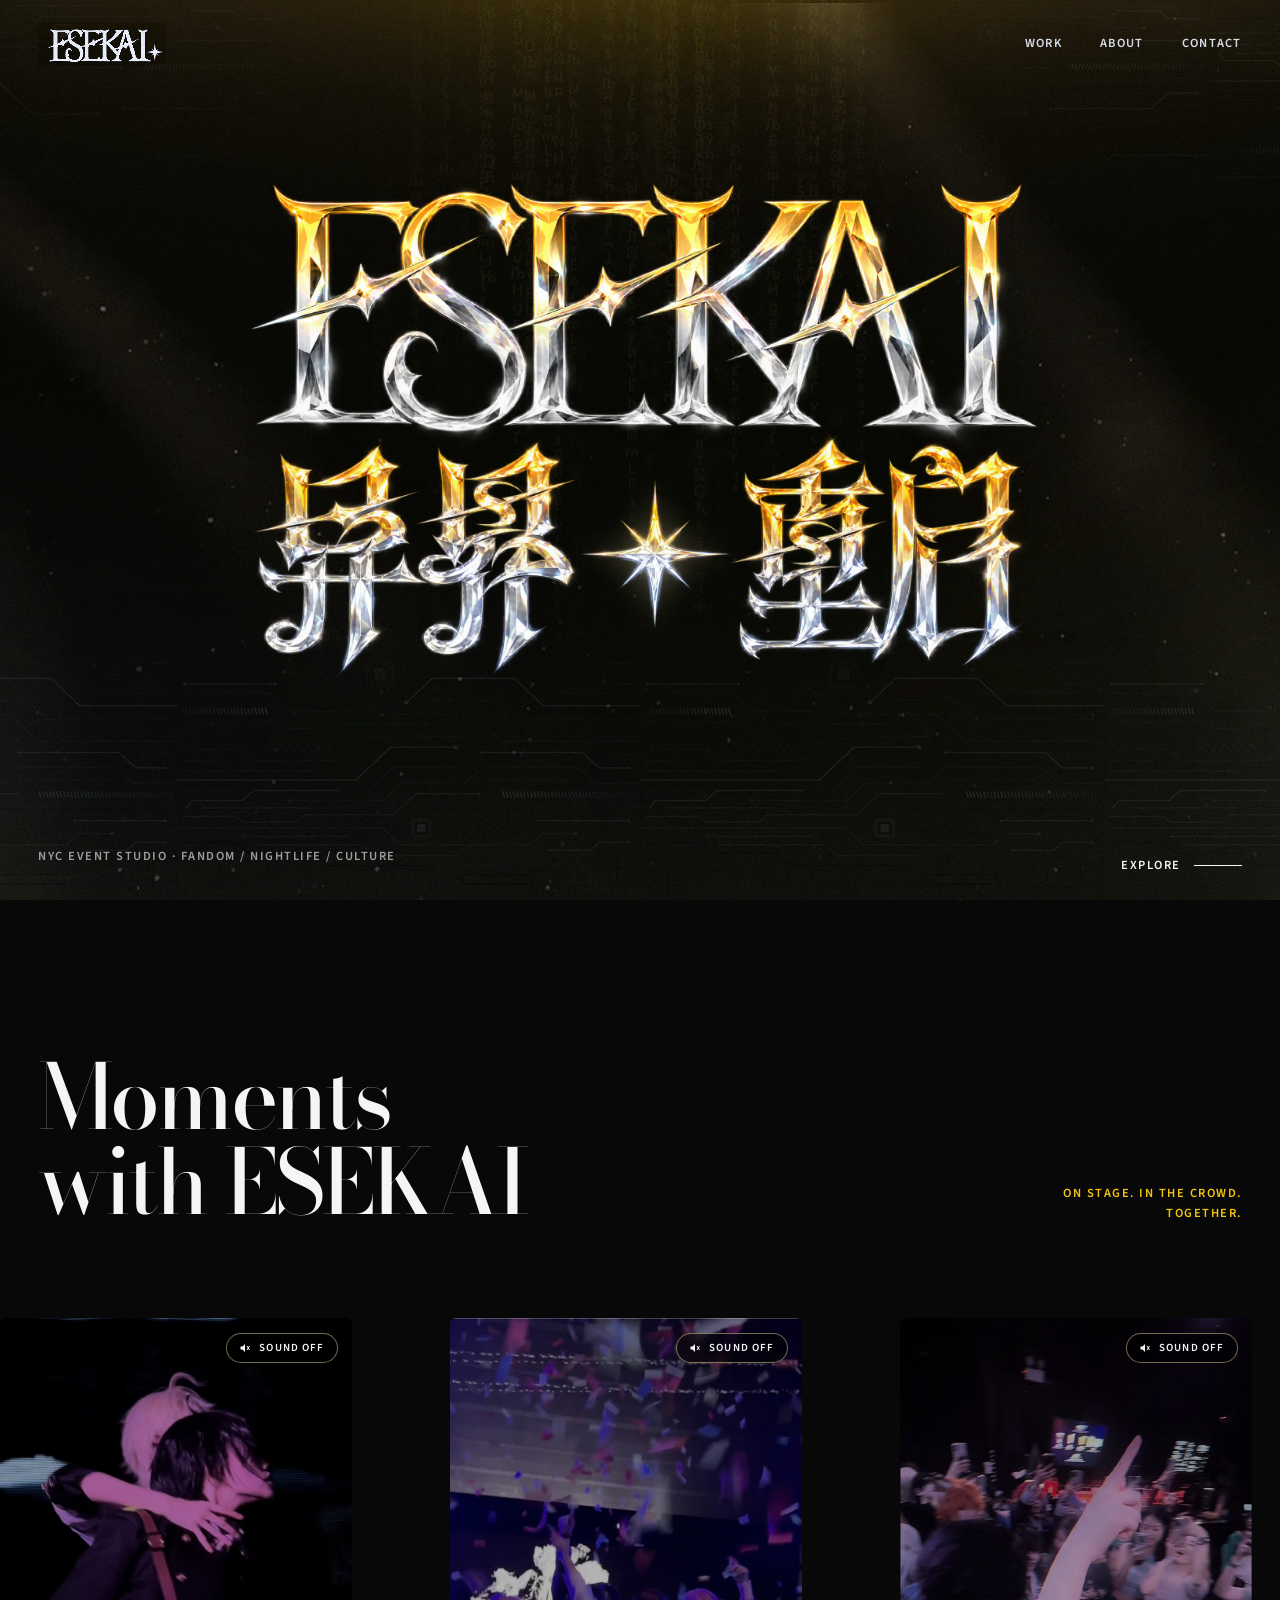
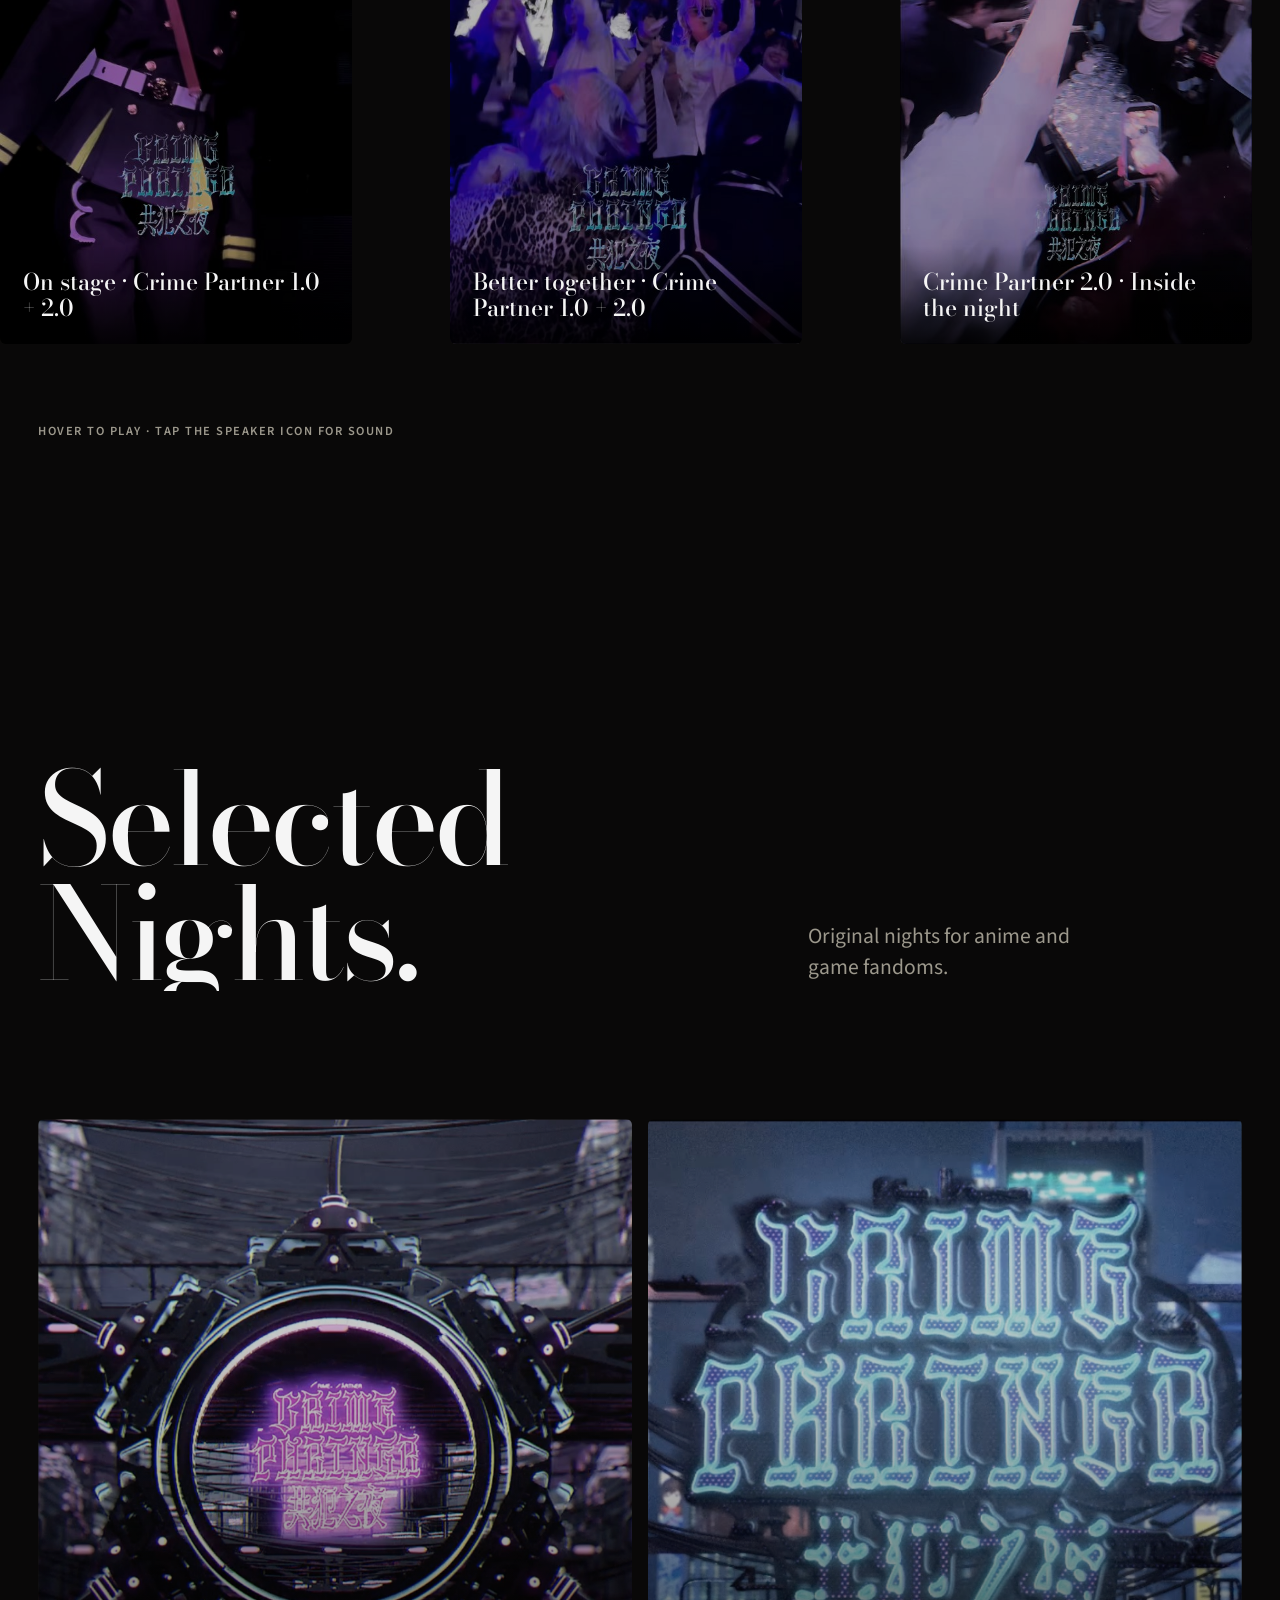
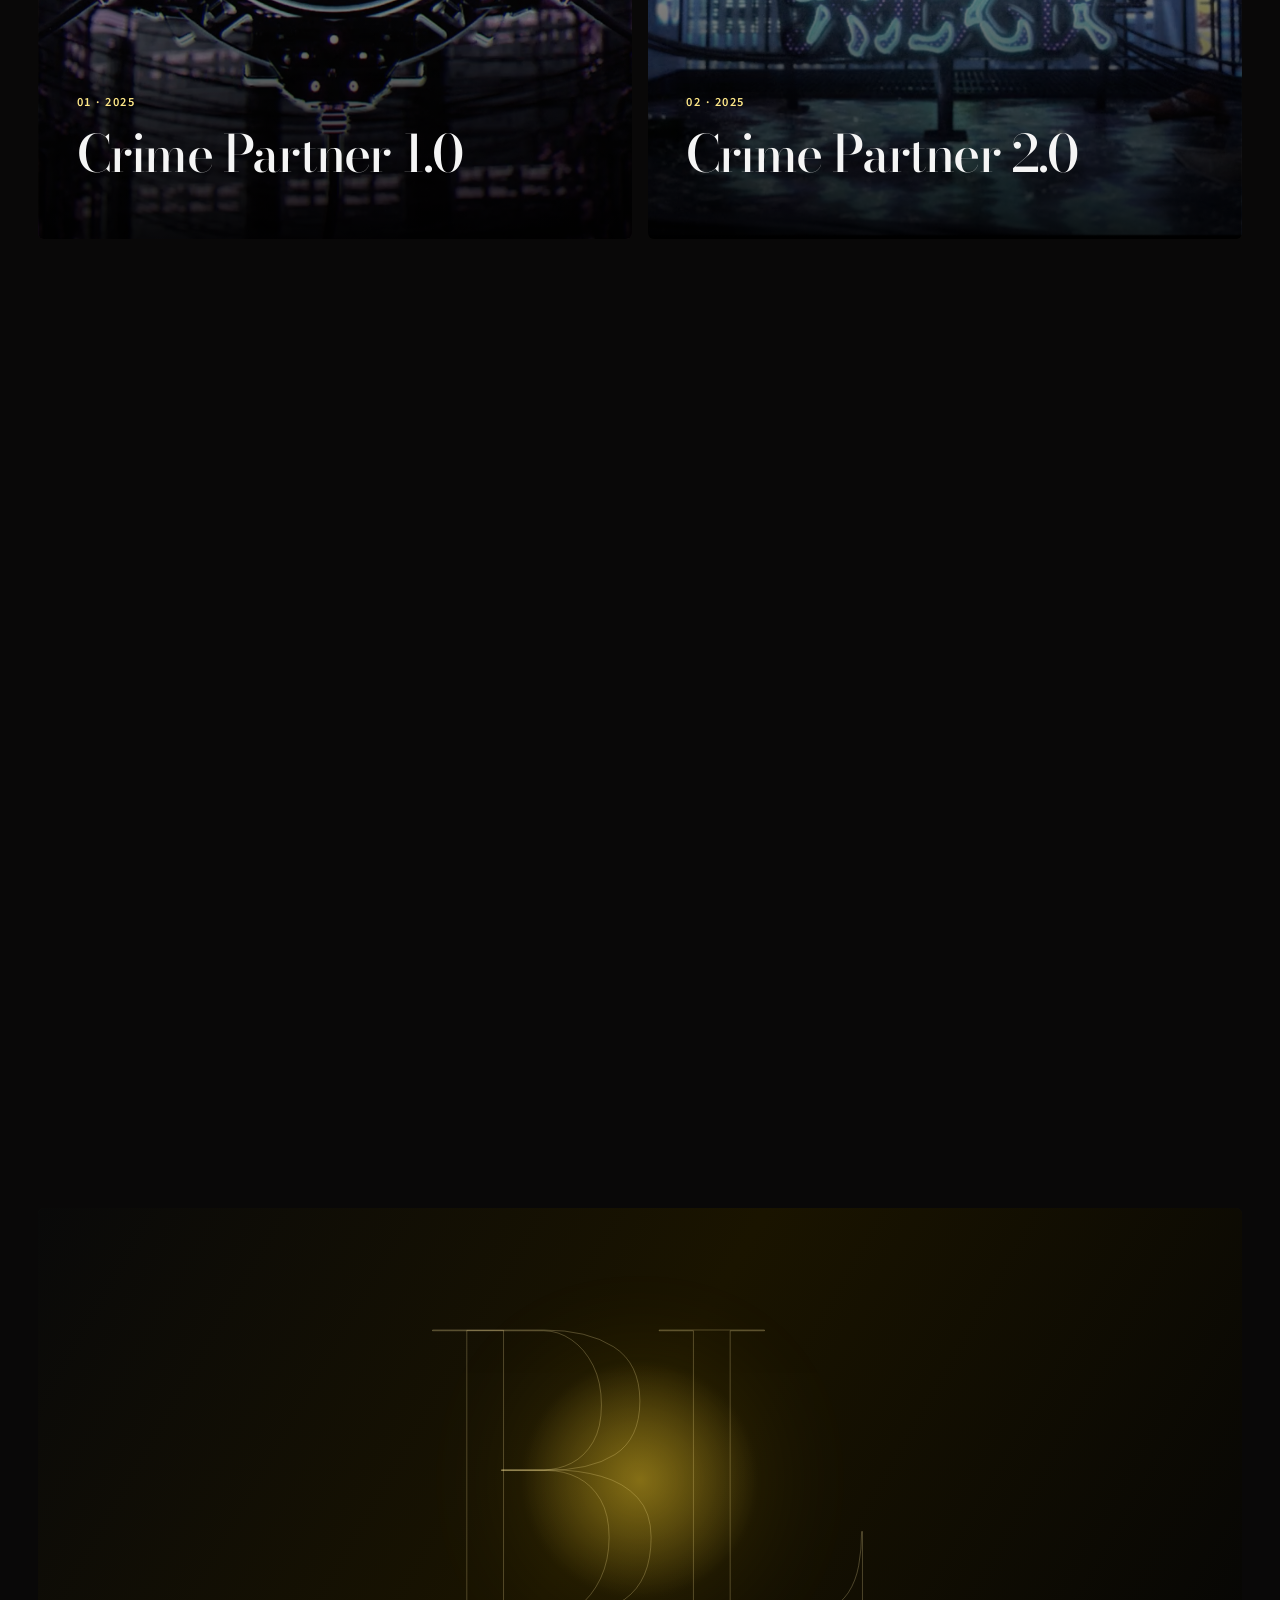
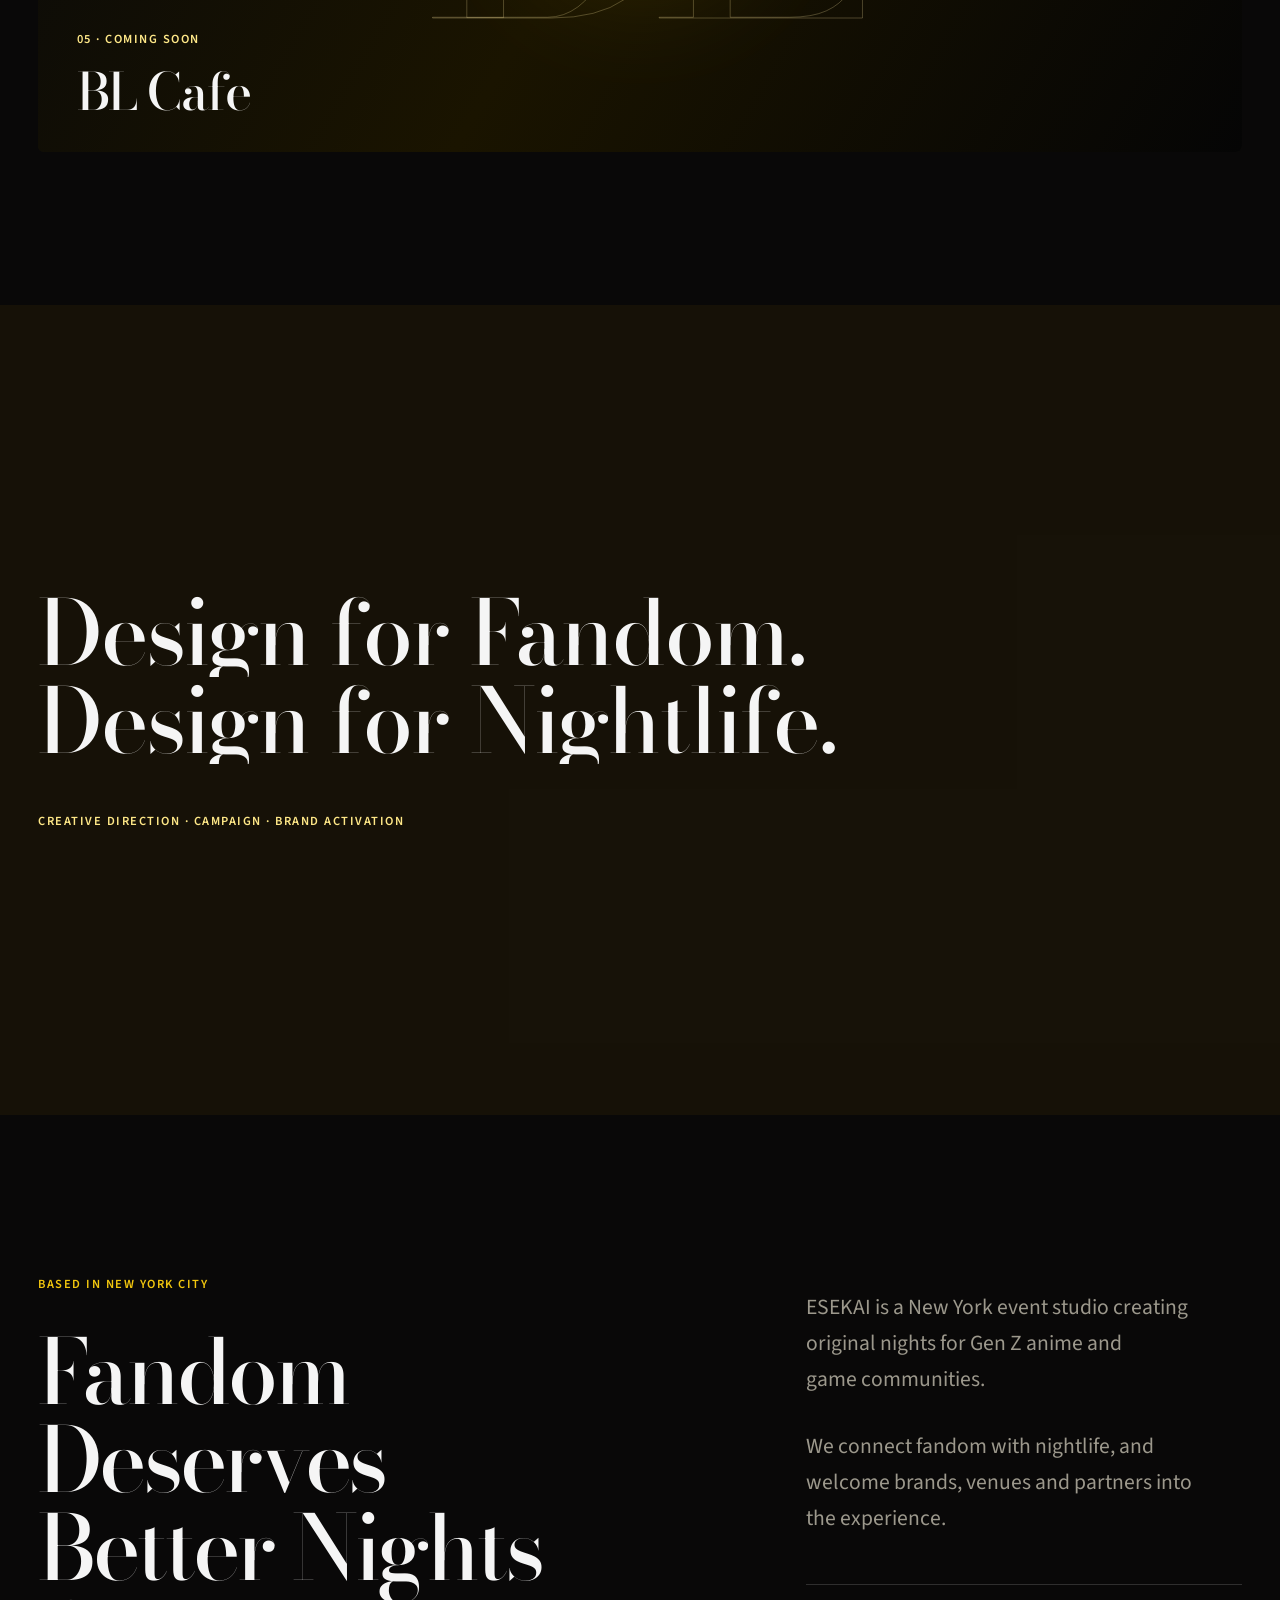
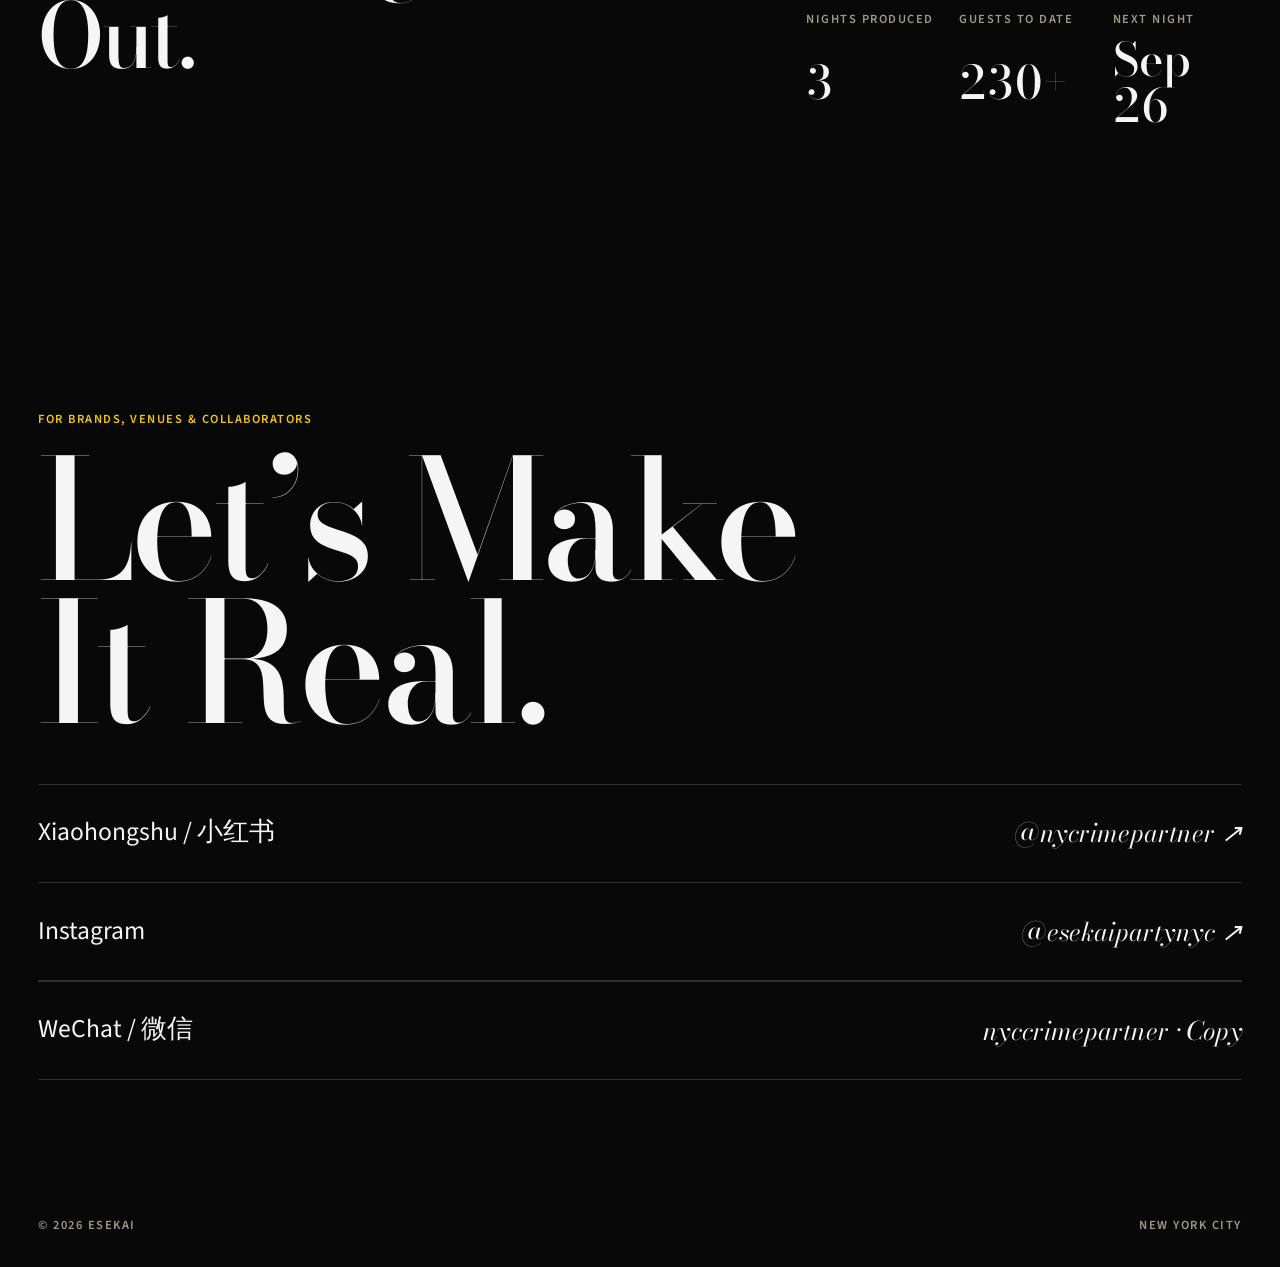
<file: index.html>
<!doctype html>
<html lang="en">
<head>
  <meta charset="utf-8">
  <meta name="viewport" content="width=device-width, initial-scale=1">
  <meta name="description" content="ESEKAI is a New York event studio creating nightlife for fandom communities and cultural partners.">
  <meta name="robots" content="noindex, nofollow">
  <title>ESEKAI — NYC Event Studio</title>
  <link rel="icon" href="assets/esekai-logo.png">
  <link rel="preconnect" href="https://fonts.googleapis.com">
  <link rel="preconnect" href="https://fonts.gstatic.com" crossorigin>
  <link rel="stylesheet" href="https://fonts.googleapis.com/css2?family=Bodoni+Moda:ital,opsz,wght@0,6..96,400..700;1,6..96,400..700&family=Source+Sans+3:wght@400;600&display=swap">
  <link rel="stylesheet" href="styles.css?v=20260920b">
  <link rel="stylesheet" href="content.css?v=20260920b">
  <link rel="stylesheet" href="cases.css?v=20260920b">
  <link rel="stylesheet" href="hero/hero.css?v=20260920b">
  <link rel="stylesheet" href="hero/site-background.css?v=20260920b">
</head>
<body>
  <a class="skip-link" href="#work">Skip to work</a>
  <div class="scene-transition" aria-hidden="true"><i>✦</i><span></span></div>
  <div class="cursor" aria-hidden="true"><span>VIEW</span></div>
  <header class="site-header">
    <a class="brand" href="#top" aria-label="ESEKAI home">
      <img src="assets/esekai-logo.png" alt="ESEKAI">
    </a>
    <nav aria-label="Main navigation">
      <a href="#work">Work</a>
      <a href="#about">About</a>
      <a href="#contact">Contact</a>
    </nav>
  </header>

  <main>
    <section class="hero hx-host" id="top" aria-labelledby="hero-title" data-hx="loading">
      <div class="hx" aria-hidden="true">
        <img class="hx-fallback" src="hero/assets/hero-fallback.webp" alt="">
        <div class="hx-stage">
          <img class="hx-bg" src="hero/assets/bg.webp" alt="" decoding="async">
          <img class="hx-prism" src="hero/assets/prism.webp" alt="" decoding="async">
          <div class="hx-fit">
            <div class="hx-logo">
              <div class="hx-shift">
                <img class="hx-en-ghost" src="hero/assets/en.webp" alt="" decoding="async">
                <img class="hx-cn-ghost" src="hero/assets/cn.webp" alt="" decoding="async">
                <img class="hx-en" src="hero/assets/en.webp" alt="" decoding="async">
                <img class="hx-cn" src="hero/assets/cn.webp" alt="" decoding="async">
                <img class="hx-star" src="hero/assets/star.webp" alt="" decoding="async">
                <img class="hx-en-glow" src="hero/assets/en-glow.webp" alt="" decoding="async">
                <img class="hx-cn-glow" src="hero/assets/cn-glow.webp" alt="" decoding="async">
              </div>
            </div>
          </div>
        </div>
      </div>
      <h1 id="hero-title" class="hx-title">ESEKAI 异界重启</h1>
      <p class="hero-line">NYC EVENT STUDIO · FANDOM / NIGHTLIFE / CULTURE</p>
      <a class="scroll-cue" href="#moments"><span>Explore</span><i></i></a>
    </section>

<section class="moments" id="moments" aria-labelledby="moments-title"><div class="moments-head reveal"><span>On stage. In the crowd. Together.</span><h2 id="moments-title">Moments<br>with ESEKAI</h2></div><div class="reel-rail" tabindex="0" aria-label="Event films; scroll horizontally for more"><figure class="film reveal" style="--i:0"><video loop playsinline tabindex="0" role="button" aria-pressed="false" preload="none" poster="assets/reel-stage.jpg" aria-label="On stage · Crime Partner 1.0 + 2.0"><source src="reels/舞台.web.mp4">Your browser cannot play this video. <a href="reels/舞台.web.mp4">Open video</a></video><figcaption>On stage · Crime Partner 1.0 + 2.0</figcaption></figure><figure class="film reveal" style="--i:1"><video loop playsinline tabindex="0" role="button" aria-pressed="false" preload="none" poster="assets/reel-together.jpg" aria-label="Better together · Crime Partner 1.0 + 2.0"><source src="reels/双人cut.web.mp4">Your browser cannot play this video. <a href="reels/双人cut.web.mp4">Open video</a></video><figcaption>Better together · Crime Partner 1.0 + 2.0</figcaption></figure><figure class="film reveal" style="--i:2"><video loop playsinline tabindex="0" role="button" aria-pressed="false" preload="none" poster="assets/reel-cp2.jpg" aria-label="Crime Partner 2.0 · Inside the night"><source src="reels/2.0 overview+game.web.mp4">Your browser cannot play this video. <a href="reels/2.0 overview+game.web.mp4">Open video</a></video><figcaption>Crime Partner 2.0 · Inside the night</figcaption></figure><figure class="film reveal" style="--i:3"><video loop playsinline tabindex="0" role="button" aria-pressed="false" preload="none" poster="assets/reel-game-night.jpg" aria-label="Respawn · Game night"><source src="reels/异界重启overview.web.mp4">Your browser cannot play this video. <a href="reels/异界重启overview.web.mp4">Open video</a></video><figcaption>Respawn · Game night</figcaption></figure><figure class="film reveal" style="--i:4"><video loop playsinline tabindex="0" role="button" aria-pressed="false" preload="none" poster="assets/reel-cp3.jpg" aria-label="Crime Partner 3.0 · Coming next"><source src="reels/3.0宣传.web.mp4">Your browser cannot play this video. <a href="reels/3.0宣传.web.mp4">Open video</a></video><figcaption>Crime Partner 3.0 · Coming next</figcaption></figure></div><p class="rail-note">Hover to play · Tap the speaker icon for sound</p></section>
    <section class="work" id="work" aria-labelledby="work-title">
      <div class="section-lead reveal reveal-title">
        <h1 id="work-title">Selected<br>Nights.</h1>
        <p>Original nights for anime and game fandoms.</p>
      </div>

      <div class="project-grid">
        <article class="project cover-project reveal reveal-project" style="--i:0" data-status="CASE STUDY">
          <a href="#case-cp1" data-case="cp1" aria-label="Open Crime Partner 1.0 case study">
            <figure><img src="1.0/cover定格.png" alt="Crime Partner 1.0 purple illuminated title in a futuristic city" loading="lazy"><video class="project-preview" src="1.0/cover.web.mp4" playsinline loop preload="none" aria-hidden="true"></video></figure>
            <div class="project-wash" aria-hidden="true"></div>
            <div class="project-copy">
              <span>01 · 2025</span>
              <h2>Crime Partner 1.0</h2>
              <p>CP culture. Cosplay. Valentine’s after dark.</p>
            </div>
          </a>
        </article>

        <article class="project cover-project reveal reveal-project" style="--i:1" data-status="CASE STUDY">
          <a href="#case-cp2" data-case="cp2" aria-label="Open Crime Partner 2.0 case study">
            <figure><img src="2.0/cover定格.png" alt="Crime Partner 2.0 blue illuminated title above a city rooftop" loading="lazy"><video class="project-preview" src="2.0/cover.web.mp4" playsinline loop preload="none" aria-hidden="true"></video></figure>
            <div class="project-wash" aria-hidden="true"></div>
            <div class="project-copy">
              <span>02 · 2025</span>
              <h2>Crime Partner 2.0</h2>
              <p>The format returns, rebuilt from audience feedback.</p>
            </div>
          </a>
        </article>

        <article class="project reveal reveal-project" style="--i:0" data-status="CASE STUDY">
          <a href="#case-respawn" data-case="respawn" aria-label="Open 异界重启 game night case study">
            <figure><img src="共犯x异界重启/合并logo海报.png" alt="异界重启 game night campaign poster" loading="lazy"></figure>
            <div class="project-wash" aria-hidden="true"></div>
            <div class="project-copy">
              <span>03 · 2026</span>
              <h2>Respawn<br><small>Game Night</small></h2>
              <p>Game fandom, with a Lunar New Year twist.</p>
            </div>
          </a>
        </article>

        <article class="project project-in-progress reveal reveal-project" style="--i:1" data-status="IN PROGRESS">
          <a href="#case-cp3" data-case="cp3" aria-label="Open Crime Partner 3.0 preview">
            <figure><img src="3.0/嘉宾/嘉宾集合.png" alt="Crime Partner 3.0 campaign guest lineup" loading="lazy"></figure>
            <div class="project-wash" aria-hidden="true"></div>
            <div class="project-copy">
              <span>04 · SEPTEMBER 26, 2026</span>
              <h2>Crime Partner 3.0</h2>
              <p>CP × Uniform. Anime × Games.</p>
            </div>
          </a>
        </article>

        <article class="project project-coming reveal" data-status="COMING SOON">
          <a href="#contact" aria-label="BL Cafe coming soon">
            <div class="coming-field" aria-hidden="true"><b>BL</b><i></i></div>
            <div class="project-copy">
              <span>05 · COMING SOON</span>
              <h2>BL Cafe</h2>
              <p>A new format. Details soon.</p>
            </div>
          </a>
        </article>
      </div>
    </section>

    

    <section class="statement" aria-label="ESEKAI positioning">
      <p class="reveal reveal-lines"><span class="line"><span>Design for Fandom.</span></span><span class="line"><span>Design for Nightlife.</span></span></p>
      <span class="reveal">Creative Direction · Campaign · Brand Activation</span>
    </section>

    <section class="about" id="about" aria-labelledby="about-title">
      <div class="about-heading reveal">
        <span>Based in New York City</span>
        <h2 id="about-title">Fandom Deserves<br>Better Nights Out.</h2>
      </div>
      <div class="about-body reveal">
        <p>ESEKAI is a New York event studio creating original nights for Gen Z anime and game communities.</p>
        <p>We connect fandom with nightlife, and welcome brands, venues and partners into the experience.</p>
        <dl class="stats"><div><dt>Nights produced</dt><dd>3</dd></div><div><dt>Guests to date</dt><dd>230+</dd></div><div><dt>Next night</dt><dd>Sep 26</dd></div></dl>
      </div>
    </section>

    <section class="contact" id="contact" aria-labelledby="contact-title">
      <span class="reveal">For brands, venues & collaborators</span>
      <h2 id="contact-title" class="reveal reveal-lines"><span class="line"><span>Let’s Make</span></span><span class="line"><span>It Real.</span></span></h2>
      <a class="contact-link reveal" href="https://xhslink.cn/o/AQ33cCl4J5U" target="_blank" rel="noopener noreferrer"><span>Xiaohongshu / 小红书</span><span>@nycrimepartner ↗</span></a>
      <a class="contact-link reveal" href="https://www.instagram.com/esekaipartynyc/" target="_blank" rel="noopener noreferrer"><span>Instagram</span><span>@esekaipartynyc ↗</span></a>
      <button class="contact-link wechat-copy reveal" type="button" aria-label="Copy WeChat ID nyccrimepartner"><span>WeChat / 微信</span><span>nyccrimepartner · Copy</span></button>
      <p id="contact-status" role="status" aria-live="polite"></p>
      <footer><span>© 2026 ESEKAI</span><span>NEW YORK CITY</span></footer>
    </section>
  </main>

  <dialog class="case-dialog" id="case-dialog" aria-labelledby="case-title">
    <button class="case-close" type="button" aria-label="Close case study"><span>Close</span><i></i></button>
    <div class="case-progress" aria-hidden="true"><i></i></div>
    <div class="case-content" id="case-content"></div>
  </dialog>

  <template id="case-cp1"><article class="portfolio-case"><header class="case-cover"><figure class="media phone-photo"><img src="1.0/1.0照片.jpg" alt="The crowd at Crime Partner 1.0" loading="lazy"></figure><div class="case-cover-copy"><p class="case-eyebrow">Long Island City, New York · February 15, 2025</p><h1 id="case-title" tabindex="-1">Crime Partner 1.0</h1></div></header><div class="case-body"><aside class="case-side"><dl class="facts"><div><dt>Date</dt><dd>February 15, 2025</dd></div><div><dt>Venue</dt><dd>00:00 · Long Island City</dd></div><div><dt>Event type</dt><dd>CP & anime nightlife</dd></div><div><dt>Tickets</dt><dd class="metric">110+</dd></div></dl><span class="original">An ESEKAI original</span></aside><div class="case-main"><p class="deck">A women-only Valentine’s night bringing CP culture, cosplay and anime fandom onto a New York dancefloor.</p><section class="prose-chapter"><h2>The Moment</h2><p>Shared characters. New connections. Guests joined performances, playful interactions and a dancefloor built around the fandoms they love.</p></section><section class="prose-chapter"><h2>The Challenge</h2><p>Keep a busy, high-energy club night feeling personal, even as the room filled beyond our expectations.</p></section><section class="prose-chapter"><h2>The Strategy</h2><p>We brought guest interactions, audience-led stages and social games together in an intimate setting, using lighting and programming to invite participation.</p></section><section class="prose-chapter"><h2>The Results</h2><p>110+ tickets. The first Crime Partner established a recurring series, with audience feedback shaping the next edition.</p></section><aside class="feedback"><h3>From the Room</h3><div class="feedback-pair"><blockquote class="attendee-quote"><p>“Loved it. I’d come again.”</p><cite>Community feedback</cite></blockquote><blockquote class="attendee-quote"><p>“Finally, something this good in New York.”</p><cite>Community feedback</cite></blockquote></div></aside></div></div><footer class="portfolio-end"><a href="#contact" data-case-contact>Partner with ESEKAI ↗</a><button type="button" data-next-case="cp2">Next: Crime Partner 2.0 →</button></footer></article></template>
<template id="case-cp2"><article class="portfolio-case"><header class="case-cover"><figure class="media "><img src="2.0/ad7d06958a6537ca89c1d70cc4443d2a.jpg" alt="Cosplayers at Crime Partner 2.0" loading="lazy"></figure><div class="case-cover-copy"><p class="case-eyebrow">Long Island City, New York · October 18, 2025</p><h1 id="case-title" tabindex="-1">Crime Partner 2.0</h1></div></header><div class="case-body"><aside class="case-side"><dl class="facts"><div><dt>Date</dt><dd>October 18, 2025</dd></div><div><dt>Venue</dt><dd>00:00 · Long Island City</dd></div><div><dt>Event type</dt><dd>CP & anime nightlife</dd></div><div><dt>Tickets</dt><dd class="metric">~120</dd></div></dl><span class="original">An ESEKAI original</span></aside><div class="case-main"><p class="deck">The CP nightlife series returns, keeping its intimate core and building on feedback from the first night.</p><section class="visual-chapter"><figure class="film"><video controls playsinline preload="none" poster="assets/reel-cp2.jpg" aria-label="Crime Partner 2.0 · Overview & games"><source src="reels/2.0 overview+game.web.mp4"><a href="reels/2.0 overview+game.web.mp4">Open video</a></video><figcaption>Crime Partner 2.0 · Overview & games</figcaption></figure><div class="chapter-copy"><h2>The Moment</h2><p>Guest-led interactions, community performances and shared dances brought the room together again.</p></div></section><section class="visual-chapter"><figure class="media "><img src="2.0/b07f73e5eaa818f10e9b38711291fe81.jpg" alt="Crime Partner 2.0 ceiling visuals" loading="lazy"></figure><div class="chapter-copy"><h2>The Challenge</h2><p>Keep a multi-part live program flowing in a loud club environment, with visuals and guest interactions landing at the right moments.</p></div></section><section class="prose-chapter"><h2>The Strategy</h2><p>We refined games and the guest experience through audience surveys, strengthened team communication, and closely coordinated live visual cues.</p></section><div class="photo-pair"><figure class="media portrait"><img src="2.0/875995b12f0d44ed6979599973f79e6f.jpg" alt="Costumed guests sharing an interaction" loading="lazy"></figure><figure class="media portrait"><img src="2.0/bf9c83d8a4396d73bbed0b0165b74dd2.jpg" alt="The dancefloor under blue lights" loading="lazy"></figure></div><section class="prose-chapter"><h2>The Results</h2><p>Around 120 tickets. A second edition that carried the series forward, and informed the next evolution of ESEKAI’s nightlife programming.</p><div class="editions" aria-label="Tickets by edition"><div><span>Crime Partner 1.0</span><i style="--v:.9"></i><b>110+</b></div><div><span>Crime Partner 2.0</span><i style="--v:1"></i><b>~120</b></div></div></section><aside class="feedback"><h3>From the Room</h3><div class="feedback-pair"><blockquote class="attendee-quote"><p>“Bring on 3.0.”</p><cite>Community feedback</cite></blockquote></div></aside></div></div><footer class="portfolio-end"><a href="#contact" data-case-contact>Partner with ESEKAI ↗</a><button type="button" data-next-case="respawn">Next: Respawn →</button></footer></article></template>
<template id="case-respawn"><article class="portfolio-case"><header class="case-cover"><figure class="film"><video controls playsinline preload="none" poster="assets/reel-game-night.jpg" aria-label="Respawn · Event overview"><source src="reels/异界重启overview.web.mp4"><a href="reels/异界重启overview.web.mp4">Open video</a></video><figcaption>Respawn · Event overview</figcaption></figure><div class="case-cover-copy"><p class="case-eyebrow">Long Island City, New York · February 21, 2026</p><h1 id="case-title" tabindex="-1">Respawn</h1></div></header><div class="case-body"><aside class="case-side"><dl class="facts"><div><dt>Date</dt><dd>February 21, 2026</dd></div><div><dt>Venue</dt><dd>00:00 · Long Island City</dd></div><div><dt>Event type</dt><dd>Game-themed nightlife</dd></div></dl><span class="original">An ESEKAI original</span></aside><div class="case-main"><p class="deck">A game-focused IP for players to step out of their screens and into a shared night of cosplay, performance and connection.</p><section class="visual-chapter"><figure class="media poster"><img src="共犯x异界重启/合并logo海报.png" alt="Respawn Lunar New Year poster" loading="lazy"></figure><div class="chapter-copy"><h2>The Moment</h2><p>Game characters met the dancefloor. Lunar New Year staging and community performances gave this edition its own festive identity.</p></div></section><section class="prose-chapter"><h2>The Challenge</h2><p>Move beyond a CP-led theme and create a night that speaks to players across different game fandoms.</p></section><section class="prose-chapter"><h2>The Strategy</h2><p>We built the programming around games and encouraged guests to arrive as their favourite game characters or NPCs, with a Lunar New Year twist.</p></section><section class="campaign"><h2>Inside the Campaign</h2><div class="photo-pair"><figure class="media poster"><img src="共犯x异界重启/game/gameA.png" alt="Game campaign artwork A" loading="lazy"></figure><figure class="media poster"><img src="共犯x异界重启/game/gameB.png" alt="Game campaign artwork B" loading="lazy"></figure></div><div class="photo-pair"><figure class="media poster"><img src="共犯x异界重启/stage performance.png" alt="Stage performance campaign artwork" loading="lazy"></figure><figure class="media poster"><img src="共犯x异界重启/npc合集.png" alt="NPC campaign lineup" loading="lazy"></figure></div></section><section class="prose-chapter"><h2>The Results</h2><p>The response to game-themed nightlife inspired us to bring Respawn into Crime Partner 3.0—connecting anime and game fandoms in the next chapter.</p></section></div></div><footer class="portfolio-end"><a href="#contact" data-case-contact>Partner with ESEKAI ↗</a><button type="button" data-next-case="cp3">Next: Crime Partner 3.0 →</button></footer></article></template>
<template id="case-cp3"><article class="portfolio-case"><header class="case-cover"><figure class="film"><video controls playsinline preload="none" poster="assets/reel-cp3.jpg" aria-label="Crime Partner 3.0 · Campaign preview"><source src="reels/3.0宣传.web.mp4"><a href="reels/3.0宣传.web.mp4">Open video</a></video><figcaption>Crime Partner 3.0 · Campaign preview</figcaption></figure><div class="case-cover-copy"><p class="case-eyebrow">Long Island City, New York · September 26, 2026</p><h1 id="case-title" tabindex="-1">Crime Partner 3.0</h1></div></header><div class="case-body"><aside class="case-side"><dl class="facts"><div><dt>Date</dt><dd>September 26, 2026 · Upcoming</dd></div><div><dt>Venue</dt><dd>00:00 · Long Island City</dd></div><div><dt>Event type</dt><dd>Upcoming event</dd></div></dl><span class="original">An ESEKAI original</span></aside><div class="case-main"><p class="deck">CP culture meets game fandom. Our next night brings the two IPs together with a uniform-inspired theme.</p><section class="prose-chapter"><h2>The Next Moment</h2><p>Come as a pair. Come as your favourite game character. The next chapter makes room for both.</p></section><section class="campaign"><h2>Meet the Guests</h2><figure class="media poster"><img src="3.0/嘉宾/嘉宾集合.png" alt="Crime Partner 3.0 guest lineup" loading="lazy"></figure><div class="photo-pair"><figure class="media poster"><img src="3.0/dj海绵.png" alt="Crime Partner 3.0 DJ poster" loading="lazy"></figure><figure class="media poster"><img src="3.0/票价.png" alt="Crime Partner 3.0 ticket poster" loading="lazy"></figure></div></section><section class="prose-chapter"><h2>Still to Come</h2><p>The full case study, event photography and audience response will follow after the night.</p><div class="editions" aria-label="Tickets by edition"><div><span>Crime Partner 1.0</span><i style="--v:.9"></i><b>110+</b></div><div><span>Crime Partner 2.0</span><i style="--v:1"></i><b>~120</b></div><div class="upcoming"><span>Crime Partner 3.0</span><i style="--v:0"></i><b>Sep 26</b></div></div></section></div></div><footer class="portfolio-end"><a href="#contact" data-case-contact>Partner with ESEKAI ↗</a><button type="button" data-next-case="cp1">Next: Crime Partner 1.0 →</button></footer></article></template>
<script src="script.js?v=20260920b"></script>
<script src="hero/hero.js?v=20260920b"></script></body></html>
</file>
<file: styles.css>
:root {
  --bg: oklch(0.055 0 0);
  --ink: oklch(0.97 0 0);
  --muted: oklch(0.68 0.018 95);
  --yellow: oklch(0.84 0.17 92);
  --yellow-hot: oklch(0.93 0.12 96);
  --line: color-mix(in oklch, var(--ink) 16%, transparent);
  --ease: cubic-bezier(.16,1,.3,1);
  --gutter: clamp(1.25rem, 3vw, 3rem);
}

* { box-sizing: border-box; }
html { scroll-behavior: smooth; background: var(--bg); }
body { margin: 0; color: var(--ink); background: var(--bg); font-family: "Arial Narrow", "Helvetica Neue", Arial, sans-serif; overflow-x: hidden; }
a { color: inherit; text-decoration: none; }
img { display: block; width: 100%; }
.skip-link { position: fixed; left: 1rem; top: -5rem; z-index: 100; background: var(--yellow); color: #080808; padding: .8rem 1rem; }
.skip-link:focus { top: 1rem; }

.site-header { position: fixed; inset: 0 0 auto; z-index: 50; height: 5.5rem; padding: 1.25rem var(--gutter); display: flex; justify-content: space-between; align-items: center; mix-blend-mode: difference; }
.brand { width: clamp(6.8rem, 10vw, 9rem); height: 3.25rem; display: grid; place-items: center; }
.brand img { width: 100%; height: 100%; object-fit: contain; filter: grayscale(1) brightness(4); }
nav { display: flex; gap: clamp(1.2rem, 3vw, 3rem); }
nav a { position: relative; font-size: .72rem; font-weight: 700; letter-spacing: .12em; text-transform: uppercase; padding: .8rem 0; }
nav a::after { content:""; position:absolute; left:0; right:0; bottom:.55rem; height:1px; background:currentColor; transform:scaleX(0); transform-origin:right; transition:transform .35s var(--ease); }
nav a:hover::after, nav a:focus-visible::after { transform:scaleX(1); transform-origin:left; }
a:focus-visible { outline: 2px solid var(--yellow); outline-offset: 5px; }

.hero { min-height: 100svh; position: relative; display: grid; place-items: center; overflow: hidden; isolation: isolate; background:radial-gradient(ellipse 78% 64% at 50% 48%,#1c1708 0%,#080806 52%,#000 100%); }
.hero-grid { position:absolute; inset:0; opacity:.2; background-image:linear-gradient(rgba(255,220,85,.09) 1px,transparent 1px),linear-gradient(90deg,rgba(255,220,85,.06) 1px,transparent 1px); background-size:7.5rem 7.5rem; mask-image:radial-gradient(ellipse at center,#000,transparent 76%); }
.logo-stage { width:100vw; height:100svh; position:relative; z-index:2; opacity:0; transform:scale(1.48); filter:blur(10px); animation:hero-in 1.35s .08s var(--ease) forwards; }
.hero-logo { width:100%; height:100%; object-fit:cover; }
.logo-glow, .logo-sheen { position: absolute; inset: 0; pointer-events: none; }
.logo-glow { filter:blur(34px) saturate(2); opacity:.32; mix-blend-mode:screen; transform:translate(calc(var(--mx,0) * 16px),calc(var(--my,0) * 10px)); transition:transform .7s var(--ease); }
.logo-sheen { opacity:.85; mix-blend-mode:screen; clip-path:polygon(calc(var(--shine,-25) * 1%) 0,calc((var(--shine,-25) + 8) * 1%) 0,calc((var(--shine,-25) - 7) * 1%) 100%,calc((var(--shine,-25) - 14) * 1%) 100%); filter:brightness(2.8) saturate(.7); transition:clip-path .14s linear; }
.ambient { position: absolute; border-radius: 50%; pointer-events: none; filter: blur(70px); mix-blend-mode: screen; }
.ambient-a { width: 42vw; height: 42vw; left: calc(var(--px, 50%) - 21vw); top: calc(var(--py, 38%) - 21vw); background: radial-gradient(circle, color-mix(in oklch, var(--yellow) 35%, transparent), transparent 65%); opacity: .38; transition: left .8s var(--ease), top .8s var(--ease); }
.ambient-b { width: 16rem; height: 16rem; left: 48%; top: -12rem; background: var(--yellow-hot); opacity: .16; }
.hero-line { position: absolute; left: var(--gutter); bottom: 2.1rem; z-index: 3; margin: 0; font-size: .66rem; font-weight: 700; letter-spacing: .15em; color: color-mix(in oklch, var(--ink) 62%, transparent); }
.scroll-cue { position: absolute; right: var(--gutter); bottom: 1.55rem; z-index: 3; display: flex; align-items: center; gap: .8rem; text-transform: uppercase; font-size: .65rem; letter-spacing: .16em; }
.scroll-cue i { display:block; width:3rem; height:1px; background:var(--ink); transform-origin:left; animation:pulse 1.8s infinite; }
@keyframes hero-in { to { opacity:1; transform:scale(1); filter:blur(0); } }
@keyframes pulse { 0%,100%{transform:scaleX(.35);opacity:.35} 50%{transform:scaleX(1);opacity:1} }
.scene-transition { position:fixed; inset:0; z-index:80; pointer-events:none; display:grid; place-items:center; overflow:hidden; visibility:hidden; }
.scene-transition span { position:absolute; inset:-20%; background:var(--yellow); transform:scaleY(0) rotate(-7deg); }
.scene-transition i { position:relative; z-index:2; color:#090803; font-style:normal; font-size:clamp(4rem,10vw,9rem); opacity:0; transform:scale(.25) rotate(-45deg); }
.scene-transition.is-entering { visibility:visible; }
.scene-transition.is-entering span { animation:scene-wipe .82s var(--ease) both; }
.scene-transition.is-entering i { animation:scene-star .72s .08s var(--ease) both; }
@keyframes scene-wipe { 0%{transform:scaleY(0) rotate(-7deg);transform-origin:bottom} 46%,58%{transform:scaleY(1) rotate(0);transform-origin:bottom} 100%{transform:scaleY(0) rotate(7deg);transform-origin:top} }
@keyframes scene-star { 0%{opacity:0;transform:scale(.25) rotate(-45deg)} 44%,62%{opacity:1;transform:scale(1) rotate(0)} 100%{opacity:0;transform:scale(1.5) rotate(35deg)} }

.work { padding: clamp(7rem, 12vw, 12rem) var(--gutter); background: var(--bg); position:relative; }
.section-lead { display:grid; grid-template-columns: minmax(0,1.25fr) minmax(14rem,.75fr); align-items:end; gap:3rem; margin-bottom:clamp(5rem,10vw,9rem); }
.section-lead h1 { margin:0; font-size:clamp(4.5rem,11vw,9rem); line-height:.8; letter-spacing:-.035em; text-transform:uppercase; }
.section-lead p { margin:0 0 .5rem; max-width:24ch; color:var(--muted); font-size:clamp(1rem,1.7vw,1.35rem); line-height:1.45; }
.project-grid { display:grid; grid-template-columns:repeat(2,minmax(0,1fr)); gap:clamp(.6rem,1.2vw,1.25rem); }
.project { min-height: min(64vw, 45rem); position:relative; overflow:hidden; background:#15130d; }
.project > a { position:absolute; inset:0; display:block; }
.project figure { position:absolute; inset:0; margin:0; overflow:hidden; }
.project figure img { height:100%; object-fit:cover; filter:saturate(.72) brightness(.76); transition:filter .55s var(--ease); }
.project-wash { position:absolute; inset:0; background:linear-gradient(180deg,transparent 25%,rgba(0,0,0,.15) 52%,rgba(0,0,0,.88) 100%); transition:background .5s var(--ease); }
.project-copy { position:absolute; inset:auto 0 0; padding:clamp(1.25rem,3vw,3rem); z-index:2; transform:translateY(3.2rem); transition:transform .55s var(--ease); }
.project-copy span { display:block; font-size:.65rem; letter-spacing:.16em; font-weight:700; color:var(--yellow-hot); margin-bottom:1.25rem; }
.project-copy h2 { margin:0; font-size:clamp(2.6rem,5.5vw,5.6rem); line-height:.84; letter-spacing:-.035em; text-transform:uppercase; }
.project-copy h2 small { font-size:.3em; letter-spacing:.02em; }
.project-copy p { margin:1.4rem 0 0; max-width:33ch; color:#f6f1df; opacity:0; transform:translateY(1rem); transition:opacity .4s .08s, transform .5s .08s var(--ease); }
.project::after { content:attr(data-status); position:absolute; right:1.1rem; top:1.1rem; z-index:3; font-size:.58rem; letter-spacing:.16em; padding:.55rem .7rem; color:#0b0902; background:var(--yellow); opacity:0; transform:translateY(-.5rem); transition:.35s var(--ease); }
.project:hover .project-copy, .project:focus-within .project-copy { transform:translateY(0); }
.project:hover .project-copy p, .project:focus-within .project-copy p { opacity:1; transform:translateY(0); }
.project:hover figure img, .project:focus-within figure img { filter:saturate(.35) brightness(.42) blur(3px); }
.project:hover::after, .project:focus-within::after { opacity:1; transform:translateY(0); }
.project:nth-child(3), .project:nth-child(4) { margin-top:clamp(3rem,8vw,8rem); }
.project-coming { grid-column:1 / -1; min-height:50rem; margin-top:clamp(6rem,12vw,12rem); }
.coming-field { position:absolute; inset:0; display:grid; place-items:center; overflow:hidden; background:radial-gradient(circle at var(--cx,50%) var(--cy,50%),rgba(255,215,58,.4),transparent 18%), linear-gradient(120deg,#090909,#1a1400 48%,#050505); }
.coming-field b { font-size:clamp(14rem,36vw,38rem); line-height:.7; letter-spacing:-.08em; color:transparent; -webkit-text-stroke:1px rgba(255,235,165,.25); }
.coming-field i { position:absolute; width:12rem; height:12rem; border-radius:50%; background:var(--yellow); filter:blur(65px); opacity:.18; left:calc(var(--cx,50%) - 6rem); top:calc(var(--cy,50%) - 6rem); }

.moments { padding:clamp(8rem,14vw,14rem) 0; background:#0d0d0d; overflow:hidden; }
.moments-head { padding:0 var(--gutter); display:grid; grid-template-columns:.65fr 1.35fr; align-items:end; gap:2rem; margin-bottom:clamp(3rem,7vw,6rem); }
.moments-head > span { font-size:.66rem; letter-spacing:.15em; text-transform:uppercase; color:var(--yellow); max-width:15rem; line-height:1.5; }
.moments h2 { margin:0; font-size:clamp(4rem,9vw,9rem); line-height:.8; letter-spacing:-.035em; text-transform:uppercase; }
.reel-rail { display:flex; gap:clamp(.75rem,1.4vw,1.4rem); overflow-x:auto; overscroll-behavior-inline:contain; scroll-snap-type:x mandatory; scrollbar-width:none; padding:0 var(--gutter) 2rem; cursor:grab; }
.reel-rail::-webkit-scrollbar { display:none; }
.reel-rail.is-dragging { cursor:grabbing; scroll-snap-type:none; }
.reel-card { flex:0 0 min(30rem,72vw); aspect-ratio:9/16; max-height:75svh; position:relative; overflow:hidden; scroll-snap-align:center; background:#18130a; outline:none; }
.reel-card img { width:100%; height:100%; object-fit:cover; filter:saturate(.75) brightness(.7); transition:filter .5s var(--ease); }
.reel-shade { position:absolute; inset:0; background:linear-gradient(180deg,rgba(0,0,0,.08),rgba(0,0,0,.02) 45%,rgba(0,0,0,.9)); transition:background .45s; }
.reel-card::before { content:""; position:absolute; z-index:3; left:50%; top:50%; width:4.2rem; height:4.2rem; border-radius:50%; border:1px solid rgba(255,236,169,.8); transform:translate(-50%,-50%) scale(.8); opacity:0; transition:.4s var(--ease); }
.reel-card::after { content:"PLAY"; position:absolute; z-index:3; left:50%; top:50%; transform:translate(-50%,-50%); font-size:.58rem; font-weight:800; letter-spacing:.14em; opacity:0; transition:.3s; }
.reel-copy { position:absolute; z-index:2; left:0; right:0; bottom:0; padding:1.6rem; display:grid; gap:.55rem; }
.reel-copy span,.reel-copy small { font-size:.58rem; letter-spacing:.15em; color:var(--yellow-hot); }
.reel-copy b { font-size:clamp(1.5rem,3vw,2.4rem); text-transform:uppercase; }
.reel-card:hover img,.reel-card:focus-visible img { filter:saturate(.4) brightness(.45) blur(2px); }
.reel-card:hover::before,.reel-card:hover::after,.reel-card:focus-visible::before,.reel-card:focus-visible::after { opacity:1; }
.reel-card:hover::before,.reel-card:focus-visible::before { transform:translate(-50%,-50%) scale(1); }
.rail-note { padding:1rem var(--gutter) 0; display:flex; align-items:center; gap:1rem; color:var(--muted); font-size:.65rem; letter-spacing:.12em; text-transform:uppercase; }
.brand-star { display:grid; place-items:center; width:2.25rem; height:2.25rem; color:var(--yellow-hot); font-size:1.5rem; font-style:normal; filter:drop-shadow(0 0 10px rgba(255,215,58,.7)); animation:star-turn 8s linear infinite; }
@keyframes star-turn { to { transform:rotate(360deg); } }

.statement { min-height:90svh; padding:10vw var(--gutter); display:flex; flex-direction:column; justify-content:center; gap:3rem; background:var(--yellow); color:#0a0904; }
.statement p { margin:0; max-width:15ch; font-size:clamp(3.8rem,8vw,8rem); line-height:.9; letter-spacing:-.035em; font-weight:800; }
.statement span { font-size:.72rem; letter-spacing:.12em; text-transform:uppercase; }
.about { padding:clamp(7rem,12vw,13rem) var(--gutter); display:grid; grid-template-columns:1.3fr .7fr; gap:clamp(3rem,9vw,10rem); }
.about-heading span { color:var(--yellow); text-transform:uppercase; font-size:.65rem; letter-spacing:.16em; }
.about h2 { margin:2rem 0 0; font-size:clamp(3.2rem,7vw,7rem); line-height:.9; letter-spacing:-.035em; text-transform:uppercase; }
.about-body { align-self:end; font-size:clamp(1rem,1.5vw,1.25rem); line-height:1.65; color:var(--muted); max-width:34rem; }
.about-body p + p { margin-top:2rem; }
.contact { min-height:100svh; padding:8rem var(--gutter) 2rem; display:flex; flex-direction:column; justify-content:flex-end; background:#111; }
.contact > span { text-transform:uppercase; font-size:.7rem; letter-spacing:.16em; color:var(--yellow); }
.contact h2 { margin:1.5rem 0 3rem; font-size:clamp(5rem,16vw,15rem); line-height:.72; letter-spacing:-.04em; }
.contact-link { width:100%; border-top:1px solid var(--line); border-bottom:1px solid var(--line); padding:2rem 0; font-size:clamp(1.2rem,2.4vw,2.2rem); display:flex; justify-content:space-between; transition:color .25s,padding .4s var(--ease); }
.contact-link:hover { color:var(--yellow); padding-left:1rem; padding-right:1rem; }
footer { display:flex; justify-content:space-between; margin-top:5rem; font-size:.6rem; letter-spacing:.15em; color:var(--muted); }

body.case-open { overflow:hidden; }
.case-dialog { width:100%; max-width:none; height:100%; max-height:none; margin:0; padding:0; border:0; color:var(--ink); background:var(--bg); overflow-y:auto; overscroll-behavior:contain; }
.case-dialog::backdrop { background:#000; }
.case-close { position:fixed; z-index:70; top:1.35rem; right:var(--gutter); width:4.6rem; height:4.6rem; border:0; border-radius:50%; background:var(--yellow); color:#080701; display:grid; place-items:center; cursor:pointer; font:700 .62rem/1 Arial,sans-serif; letter-spacing:.08em; text-transform:uppercase; transition:transform .35s var(--ease),background .25s; }
.case-close:hover { transform:rotate(8deg) scale(1.06); background:var(--yellow-hot); }
.case-close i { display:none; }
.case-progress { position:fixed; z-index:69; inset:0 0 auto; height:3px; background:rgba(255,255,255,.1); }
.case-progress i { display:block; width:100%; height:100%; background:var(--yellow); transform:scaleX(var(--case-progress,0)); transform-origin:left; }
.case { --case-accent:var(--yellow); background:#070706; }
.case[data-accent="amber"] { --case-accent:#ff9f1c; }
.case[data-accent="electric"] { --case-accent:#e6ff38; }
.case-hero { position:relative; min-height:100svh; overflow:hidden; display:flex; align-items:flex-end; }
.case-hero > img { position:absolute; inset:0; width:100%; height:100%; object-fit:cover; filter:saturate(.82) brightness(.72); }
.case-hero-shade { position:absolute; inset:0; background:linear-gradient(180deg,rgba(0,0,0,.1),rgba(0,0,0,.12) 40%,rgba(0,0,0,.94)); }
.case-hero-copy { position:relative; z-index:2; width:100%; padding:clamp(7rem,12vw,11rem) var(--gutter) clamp(3rem,6vw,6rem); }
.case-hero-copy p { margin:0 0 1.25rem; color:var(--case-accent); font-size:.7rem; font-weight:800; letter-spacing:.14em; text-transform:uppercase; }
.case-hero-copy h1 { margin:0; max-width:11ch; font-size:clamp(4rem,10vw,6rem); line-height:.78; letter-spacing:-.04em; text-transform:uppercase; text-wrap:balance; }
.case-hero-copy h1 em { font-style:normal; font-size:.42em; letter-spacing:.02em; }
.case-hero-copy > span { display:block; margin-top:2rem; max-width:35ch; font-size:clamp(1rem,1.7vw,1.45rem); line-height:1.45; }
.case-dialog[open] .case-hero > img { animation:case-image-enter 1.15s var(--ease) both; }
.case-dialog[open] .case-hero-shade { animation:case-shade-enter .9s var(--ease) both; }
.case-dialog[open] .case-hero-copy > * { animation:case-copy-enter .85s var(--ease) both; }
.case-dialog[open] .case-hero-copy h1 { animation-delay:.09s; }
.case-dialog[open] .case-hero-copy > span { animation-delay:.18s; }
@keyframes case-image-enter { from{transform:scale(1.13);filter:saturate(.2) brightness(.35) blur(10px)} to{transform:scale(1);filter:saturate(.82) brightness(.72) blur(0)} }
@keyframes case-shade-enter { from{opacity:0} to{opacity:1} }
@keyframes case-copy-enter { from{opacity:0;transform:translateY(115%);clip-path:inset(0 0 100%)} to{opacity:1;transform:none;clip-path:inset(0)} }
.case-intro { min-height:78svh; padding:clamp(7rem,13vw,14rem) var(--gutter); display:grid; grid-template-columns:1.3fr .7fr; gap:clamp(3rem,9vw,10rem); align-items:end; background:var(--case-accent); color:#080701; }
.case-intro h2 { margin:0; max-width:15ch; font-size:clamp(3rem,6vw,6rem); line-height:.92; letter-spacing:-.035em; text-wrap:balance; }
.case-intro p { margin:0; max-width:40rem; font-size:clamp(1.05rem,1.6vw,1.35rem); line-height:1.65; text-wrap:pretty; }
.case-snapshot { margin:0; padding:3rem var(--gutter); display:grid; grid-template-columns:repeat(4,1fr); border-bottom:1px solid var(--line); }
.case-snapshot div { padding:0 clamp(1rem,2vw,2rem); border-right:1px solid var(--line); }
.case-snapshot div:first-child { padding-left:0; }
.case-snapshot div:last-child { border:0; }
.case-snapshot dt { color:var(--case-accent); font-size:.62rem; font-weight:800; letter-spacing:.14em; text-transform:uppercase; }
.case-snapshot dd { margin:1rem 0 0; font-size:clamp(1rem,1.4vw,1.25rem); line-height:1.4; }
.case-chapter { padding:clamp(7rem,13vw,13rem) var(--gutter); }
.case-chapter.split { display:grid; grid-template-columns:.7fr 1.3fr; gap:clamp(3rem,10vw,12rem); }
.case-chapter h2,.case-scope h2 { margin:0; font-size:clamp(2.8rem,5.5vw,5.5rem); line-height:.9; letter-spacing:-.035em; text-wrap:balance; }
.case-chapter p { max-width:49rem; margin:0; color:#d3d0c5; font-size:clamp(1.05rem,1.45vw,1.3rem); line-height:1.7; text-wrap:pretty; }
.case-chapter p + p { margin-top:1.5rem; }
.case-chapter blockquote { margin:4rem 0 0; color:var(--case-accent); font-size:clamp(2rem,4vw,4.4rem); line-height:1; font-weight:800; letter-spacing:-.03em; }
.case-chapter blockquote small { display:block; margin-top:1.25rem; color:var(--muted); font-size:.65rem; letter-spacing:.1em; text-transform:uppercase; }
.case-image-band { height:min(82svh,60rem); overflow:hidden; margin:0 var(--gutter); }
.case-image-band img { width:100%; height:100%; object-fit:cover; filter:saturate(.78); }
.case-image-band.image-right { margin-left:18vw; }
.case-flow,.campaign-sequence { margin-top:5rem; display:flex; flex-wrap:wrap; border-top:1px solid var(--line); }
.case-flow span,.campaign-sequence b { flex:1 1 28%; min-width:15rem; padding:2rem 2rem 2rem 0; border-bottom:1px solid var(--line); color:#f7f3e8; font-size:clamp(1.15rem,2vw,1.8rem); line-height:1.15; }
.case-flow span::before { content:"✦"; color:var(--case-accent); margin-right:.75rem; }
.campaign-sequence { counter-reset:campaign; }
.campaign-sequence b { counter-increment:campaign; font-weight:700; }
.campaign-sequence b::before { content:counter(campaign,decimal-leading-zero); display:block; margin-bottom:2rem; color:var(--case-accent); font-size:.62rem; letter-spacing:.12em; }
.case-note { margin-top:3rem!important; color:var(--muted)!important; max-width:42rem!important; }
.case-scope { padding:clamp(6rem,10vw,10rem) var(--gutter); background:#15130d; }
.case-scope h2 { color:var(--case-accent); }
.case-scope p { margin:3rem 0 0; max-width:55rem; font-size:clamp(1.3rem,2.4vw,2.2rem); line-height:1.55; }
.case-end { margin:0; padding:clamp(7rem,12vw,12rem) var(--gutter) 3rem; min-height:72svh; display:flex; flex-direction:column; align-items:flex-start; justify-content:flex-end; color:var(--ink); background:#050505; }
.case-end p { margin:0 0 3rem; max-width:15ch; font-size:clamp(3.2rem,7vw,6rem); line-height:.9; font-weight:800; letter-spacing:-.035em; }
.case-end button { width:100%; padding:1.8rem 0; border:0; border-top:1px solid var(--line); border-bottom:1px solid var(--line); background:transparent; color:var(--ink); display:flex; justify-content:space-between; cursor:pointer; font:700 clamp(1.1rem,2vw,1.7rem)/1.2 inherit; text-align:left; transition:color .25s,padding .35s var(--ease); }
.case-end button:hover { color:var(--case-accent); padding-left:1rem; padding-right:1rem; }
.case-story { display:grid; grid-template-columns:repeat(3,1fr); gap:1px; padding-left:0; padding-right:0; background:var(--line); }
.case-story > div { min-height:68svh; padding:clamp(2rem,5vw,5rem); display:flex; flex-direction:column; justify-content:space-between; gap:4rem; background:#080807; }
.case-story h2 { color:var(--case-accent); font-size:clamp(2.4rem,4vw,4.5rem); }
.case-story p { font-size:clamp(1rem,1.35vw,1.2rem); }
.voices { padding:clamp(6rem,10vw,10rem) var(--gutter); background:var(--case-accent); color:#090803; }
.voices > h2 { margin:0 0 3rem; font-size:clamp(3rem,6vw,6rem); line-height:.9; letter-spacing:-.035em; }
.voice-deck { display:flex; gap:clamp(1rem,2vw,2rem); max-width:62rem; }
.voice-card { flex:1; min-height:20rem; position:relative; padding:2rem; border:0; background:#080807; color:var(--ink); cursor:pointer; text-align:left; transform-style:preserve-3d; transition:transform .62s var(--ease),background .25s,color .25s; }
.voice-card span,.voice-card em { position:absolute; left:2rem; right:2rem; font-size:.62rem; letter-spacing:.12em; text-transform:uppercase; font-style:normal; }
.voice-card span { top:2rem; bottom:2rem; display:grid; place-items:center; color:var(--case-accent); font-size:clamp(1.4rem,2.5vw,2.4rem); }
.voice-card em { bottom:2rem; color:#4b493f; opacity:0; }
.voice-card b { display:block; opacity:0; font-size:clamp(2rem,3.5vw,3.6rem); line-height:1; letter-spacing:-.03em; transform:translateZ(1px); }
.voice-card.is-flipped { transform:rotateY(180deg); background:var(--ink); color:#090803; }
.voice-card.is-flipped > * { transform:rotateY(180deg); }
.voice-card.is-flipped span { opacity:0; }
.voice-card.is-flipped b,.voice-card.is-flipped em { opacity:1; }
.case-motion { opacity:1; transform:none; }
.js .case-motion { opacity:.32; transform:translateY(5rem); clip-path:inset(0 0 18% 0); transition:opacity .9s var(--ease),transform 1s var(--ease),clip-path 1s var(--ease); }
.js .case-motion.is-visible { opacity:1; transform:none; clip-path:inset(0); }
.case-chapter h2 { transform:translate3d(var(--case-heading-x,0),0,0); }
.case-image-band img { transform:translate3d(0,var(--case-image-y,0),0) scale(1.1); }

.reveal { opacity:1; transform:none; }
.js .reveal { opacity:0; transform:translateY(3.5rem); transition:opacity .8s var(--ease),transform .8s var(--ease); }
.js .reveal.is-visible { opacity:1; transform:translateY(0); }
.js .reveal-project { opacity:1; transform:none; clip-path:inset(100% 0 0 0); transition:clip-path 1s var(--ease); transition-delay:calc(var(--i,0) * 110ms); }
.js .reveal-project:nth-child(even) { clip-path:inset(0 0 100% 0); }
.js .reveal-project.is-visible { clip-path:inset(0); }
.js .reveal-title { overflow:hidden; }
.js .reveal-title h1 { transform:translateY(110%) rotate(2deg); transition:transform 1s var(--ease); }
.js .reveal-title p { opacity:0; transform:translateX(3rem); transition:opacity .65s .28s,transform .85s .28s var(--ease); }
.js .reveal-title.is-visible h1 { transform:none; }
.js .reveal-title.is-visible p { opacity:1; transform:none; }
.cursor { display:none; }
@media (pointer:fine) {
  body { cursor:none; }
  .cursor { position:fixed; display:grid; place-items:center; width:12px; height:12px; border-radius:50%; background:var(--yellow); color:#080701; z-index:100; pointer-events:none; transform:translate(-50%,-50%); transition:width .28s var(--ease),height .28s var(--ease),background .28s,color .28s; mix-blend-mode:difference; }
  .cursor span { opacity:0; font-size:.55rem; font-weight:800; letter-spacing:.1em; transition:opacity .18s; }
  .cursor.is-project { width:5rem; height:5rem; mix-blend-mode:normal; }
  .cursor.is-project span { opacity:1; }
}

@media (max-width:760px) {
  .site-header { height:4.5rem; }
  .brand { width:6rem; }
  nav { gap:1rem; }
  nav a { font-size:.62rem; }
  .hero-line { max-width:17rem; line-height:1.5; }
  .section-lead,.about { grid-template-columns:1fr; }
  .moments-head { grid-template-columns:1fr; }
  .project-grid { grid-template-columns:1fr; }
  .project { min-height:115vw; }
  .project:nth-child(3),.project:nth-child(4),.project-coming { margin-top:2rem; }
  .project-coming { grid-column:auto; min-height:115vw; }
  .project-copy { transform:none; }
  .project-copy p { opacity:1; transform:none; }
  .case-close { width:3.6rem; height:3.6rem; top:.9rem; }
  .case-hero-copy h1 { font-size:clamp(3.4rem,17vw,5.2rem); }
  .case-intro,.case-chapter.split { grid-template-columns:1fr; align-items:start; }
  .case-intro { min-height:auto; }
  .case-snapshot { grid-template-columns:1fr 1fr; gap:2.5rem 0; }
  .case-snapshot div:nth-child(2) { border:0; }
  .case-snapshot div:nth-child(3) { padding-left:0; }
  .case-image-band,.case-image-band.image-right { height:60svh; margin:0; }
  .case-flow span,.campaign-sequence b { flex-basis:100%; }
  .case-story { grid-template-columns:1fr; }
  .case-story > div { min-height:48svh; }
  .voice-deck { flex-direction:column; }
}

@media (prefers-reduced-motion:reduce) {
  html { scroll-behavior:auto; }
  *,*::before,*::after { animation-duration:.01ms!important; animation-iteration-count:1!important; transition-duration:.01ms!important; }
  .js .reveal { opacity:1; transform:none; }
  .logo-stage { opacity:1; transform:none; }
  .logo-sheen,.cursor { display:none!important; }
  .brand-star { animation:none; }
  .scene-transition { display:none; }
  .case-motion,.js .case-motion,.case-chapter h2,.case-image-band img { opacity:1; transform:none; clip-path:none; }
}
</file>
<file: content.css>
/* ESEKAI type system (Direction B: editorial serif).
   Loaded after styles.css. Defines typography, spacing and the few
   homepage behaviours that differ from the base layout. Motion lives
   in styles.css and is driven by script.js (html.js + .is-visible). */

/* Local fonts as fallback; Google Fonts (linked in index.html) supply the full weight range. */
@font-face { font-family:"Bodoni Moda Local"; src:url("assets/bodoni-moda-bold.ttf") format("truetype"); font-weight:700; font-style:normal; font-display:swap; }
@font-face { font-family:"Source Sans 3 Local"; src:url("assets/source-sans-3.ttf") format("truetype"); font-weight:400; font-style:normal; font-display:swap; }

:root {
  --font-display:"Bodoni Moda","Bodoni Moda Local","Bodoni 72",Didot,Georgia,serif;
  --font-body:"Source Sans 3","Source Sans 3 Local","Helvetica Neue",Arial,sans-serif;
  /* Five step scale */
  --t-display:clamp(4.5rem,13vw,12rem);   /* Contact: the loudest moment */
  --t-h1:clamp(4rem,10vw,9rem);           /* Selected Nights */
  --t-h2:clamp(3rem,7vw,6.5rem);          /* Moments, About, Statement */
  --t-card:clamp(2rem,4vw,4rem);          /* Project titles */
  --t-lead:clamp(1.1rem,1.7vw,1.35rem);   /* Section intros */
  --t-body:1.1rem;
  --t-eyebrow:.78rem;
}

body { cursor:auto; font-family:var(--font-body); font-size:var(--t-body); line-height:1.55; }
button,a,summary { cursor:pointer; }
.cursor,.scene-transition,.logo-sheen { display:none!important; }

/* Display roles */
h1,h2,.statement p { font-family:var(--font-display); font-weight:500; text-transform:none; letter-spacing:-.02em; text-wrap:balance; font-optical-sizing:auto; }
p { text-wrap:pretty; }

/* Eyebrow / utility role: small caps sans, tracked */
nav a,.hero-line,.scroll-cue,.rail-note,.project-copy span,.project::after,.moments-head > span,.about-heading span,.contact > span,.statement > span,footer,.film figcaption span,.stats dt {
  font-family:var(--font-body); font-size:var(--t-eyebrow); font-weight:600; letter-spacing:.12em; text-transform:uppercase;
}
.moments-head > span,.about-heading span,.contact > span { color:var(--yellow); }
.statement > span { color:#0a0904; }
nav a { letter-spacing:.1em; }

/* Hero */
.hero-logo { object-fit:contain; transform:translate(calc(var(--mx,0) * -8px),calc(var(--my,0) * -5px)); transition:transform .9s var(--ease); }
.logo-glow { transform:translate(calc(var(--mx,0) * 18px),calc(var(--my,0) * 12px)); }

/* Moments */
.moments { padding:clamp(7rem,12vw,12rem) 0; }
.moments-head { grid-template-columns:1fr auto; align-items:end; margin-bottom:clamp(3rem,6vw,5rem); }
.moments-head h2 { grid-column:1; grid-row:1; font-size:var(--t-h2); line-height:.95; text-transform:none; }
.moments-head > span { grid-column:2; grid-row:1; max-width:16rem; line-height:1.6; text-align:right; }
.reel-rail { gap:clamp(.75rem,1.4vw,1.4rem); cursor:auto; scrollbar-width:none; }
.reel-rail::-webkit-scrollbar { display:none; }
.reel-rail .film { flex:0 0 min(22rem,68vw); position:relative; scroll-snap-align:start; border-radius:6px; overflow:hidden; background:#18130a; }
.reel-rail video { width:100%; height:auto; aspect-ratio:9/16; max-height:none; object-fit:cover; display:block; cursor:pointer; filter:saturate(.75) brightness(.7); transition:filter .5s var(--ease); }
.reel-rail .film:hover video,.reel-rail .film:focus-within video { filter:none; }
.reel-rail .film figcaption { position:absolute; z-index:2; left:0; right:0; bottom:0; padding:1.4rem; margin:0; pointer-events:none; background:linear-gradient(180deg,rgba(0,0,0,0),rgba(0,0,0,.85)); font-family:var(--font-display); font-weight:500; font-size:clamp(1.15rem,1.8vw,1.5rem); line-height:1.15; color:var(--ink); }
.rail-note { color:var(--muted); }

/* Work */
.section-lead h1 { font-size:var(--t-h1); line-height:.9; text-transform:none; }
.section-lead p { max-width:30ch; font-size:var(--t-lead); }
.project,.media,.attendee-quote { border-radius:6px; overflow:hidden; }
.project figure img { filter:saturate(.8) brightness(.8); transition:filter .55s var(--ease),transform .9s var(--ease); }
.project:hover figure img,.project:focus-within figure img { filter:saturate(.45) brightness(.5) blur(0); transform:scale(1.04); }
.project:nth-child(3) figure img,.project:nth-child(4) figure img { object-fit:cover; }
.project-copy h2 { font-size:var(--t-card); line-height:1; text-transform:none; }
.project-copy h2 small { display:block; font-family:var(--font-body); font-size:.3em; font-weight:600; letter-spacing:.12em; text-transform:uppercase; margin-top:.5em; }
.project-copy span { margin-bottom:1rem; }
.project-copy p { font-size:1.05rem; line-height:1.5; max-width:36ch; }
.project::after { font-size:.7rem; letter-spacing:.1em; text-transform:none; font-weight:600; }
/* Cover cards keep the hover video preview but share the overlay layout */
.cover-project figure video { position:absolute; inset:0; width:100%; height:100%; object-fit:cover; visibility:hidden; pointer-events:none; }
.cover-project.is-previewing figure video { visibility:visible; }
.cover-preview-button { position:absolute; left:1.1rem; top:1.1rem; z-index:4; border:1px solid rgba(255,236,169,.6); border-radius:2rem; padding:.55rem 1rem; background:rgba(0,0,0,.45); color:var(--ink); font:600 .72rem/1 var(--font-body); letter-spacing:.1em; text-transform:uppercase; opacity:0; transition:opacity .3s; }
.project:hover .cover-preview-button,.project:focus-within .cover-preview-button,.cover-preview-button:focus-visible { opacity:1; }
.project-coming { min-height:34rem; margin-top:clamp(4rem,9vw,9rem); }
.coming-field b { font-family:var(--font-display); font-weight:400; font-size:clamp(12rem,30vw,30rem); letter-spacing:-.04em; }

/* Statement */
.statement p { font-size:var(--t-h2); line-height:.98; max-width:16ch; }
.statement .line,.statement .line > span { display:block; font:inherit; letter-spacing:inherit; text-transform:none; }
.statement .line { overflow:hidden; }

/* About */
.about { grid-template-columns:1.2fr .8fr; }
.about h2 { font-size:var(--t-h2); line-height:.98; text-transform:none; }
.about-body { font-size:var(--t-lead); line-height:1.65; }
.stats { display:grid; grid-template-columns:repeat(3,1fr); gap:1.5rem; margin:3rem 0 0; padding-top:1.5rem; border-top:1px solid var(--line); color:var(--ink); }
.stats div { display:grid; gap:.4rem; }
.stats dt { color:var(--muted); }
.stats dd { margin:0; font-family:var(--font-display); font-weight:500; font-size:clamp(2.2rem,3.6vw,3.4rem); line-height:1; font-variant-numeric:tabular-nums; }

/* Contact */
.contact { min-height:90svh; }
.contact h2 { font-size:var(--t-display); line-height:.86; letter-spacing:-.03em; margin:1.25rem 0 3rem; }
.contact .line { display:block; overflow:hidden; }
.contact .line > span { display:block; }
.contact-link { flex-wrap:wrap; gap:1rem; font-size:clamp(1.1rem,2vw,1.8rem); padding:1.8rem 0; border-bottom:0; }
.contact-link:last-of-type { border-bottom:1px solid var(--line); }
.contact-link span:last-child { font-family:var(--font-display); font-style:italic; font-weight:400; }
.wechat-copy { background:transparent; border-left:0; border-right:0; color:inherit; font-family:inherit; text-align:left; }
#contact-status { min-height:1.5em; color:var(--yellow); font-size:1rem; }

/* Line-mask reveal for the split headlines (Statement + Contact) */
.js .reveal-lines .line > span { transform:translateY(110%) rotate(1.5deg); transition:transform 1s var(--ease); }
.js .reveal-lines .line:nth-child(2) > span { transition-delay:.1s; }
.js .reveal-lines.is-visible .line > span { transform:none; }
.js .reveal-lines { opacity:1; transform:none; }

@media (max-width:760px) {
  .moments-head { grid-template-columns:1fr; }
  .moments-head > span { grid-column:1; grid-row:2; text-align:left; }
  .project:nth-child(3),.project:nth-child(4),.project-coming { margin-top:1rem; }
  .project-coming { min-height:80vw; }
  .stats { grid-template-columns:1fr 1fr; }
  .hero-line { max-width:60%; line-height:1.6; }
  .cover-preview-button { opacity:1; }
}
@media (prefers-reduced-motion:reduce) {
  .logo-stage { opacity:1; transform:none; filter:none; }
  .js .reveal-lines .line > span { transform:none; }
}

/* Sound toggle: every video is muted until its own speaker button is pressed */
.has-sound-toggle { position:relative; }
.sound-toggle { position:absolute; top:.9rem; right:.9rem; z-index:5; display:inline-flex; align-items:center; gap:.5rem; padding:.5rem .8rem .5rem .7rem; border:1px solid rgba(255,236,169,.45); border-radius:2rem; background:rgba(0,0,0,.55); color:var(--ink); font:600 .68rem/1 var(--font-body); letter-spacing:.1em; text-transform:uppercase; cursor:pointer; backdrop-filter:blur(6px); transition:background .25s,border-color .25s,color .25s; }
.sound-toggle::before { content:""; width:.8rem; height:.8rem; background:currentColor; -webkit-mask:url("data:image/svg+xml,%3Csvg xmlns='http://www.w3.org/2000/svg' viewBox='0 0 24 24'%3E%3Cpath d='M3 9v6h4l5 5V4L7 9H3z'/%3E%3Cpath d='M16 8l5 8M21 8l-5 8' stroke='%23000' stroke-width='2' fill='none'/%3E%3C/svg%3E") center/contain no-repeat; mask:url("data:image/svg+xml,%3Csvg xmlns='http://www.w3.org/2000/svg' viewBox='0 0 24 24'%3E%3Cpath d='M3 9v6h4l5 5V4L7 9H3z'/%3E%3Cpath d='M16 8l5 8M21 8l-5 8' stroke='%23000' stroke-width='2' fill='none'/%3E%3C/svg%3E") center/contain no-repeat; }
.sound-toggle[aria-pressed="true"] { background:var(--yellow); border-color:var(--yellow); color:#0a0904; }
.sound-toggle[aria-pressed="true"]::before { -webkit-mask-image:url("data:image/svg+xml,%3Csvg xmlns='http://www.w3.org/2000/svg' viewBox='0 0 24 24'%3E%3Cpath d='M3 9v6h4l5 5V4L7 9H3z'/%3E%3Cpath d='M16 7a6 6 0 010 10M16 10a2.5 2.5 0 010 4' stroke='%23000' stroke-width='2' fill='none'/%3E%3C/svg%3E"); mask-image:url("data:image/svg+xml,%3Csvg xmlns='http://www.w3.org/2000/svg' viewBox='0 0 24 24'%3E%3Cpath d='M3 9v6h4l5 5V4L7 9H3z'/%3E%3Cpath d='M16 7a6 6 0 010 10M16 10a2.5 2.5 0 010 4' stroke='%23000' stroke-width='2' fill='none'/%3E%3C/svg%3E"); }
.cover-project .sound-toggle { top:auto; bottom:.9rem; right:.9rem; opacity:0; transition:opacity .3s; }
.project:hover .sound-toggle,.project:focus-within .sound-toggle,.cover-project.is-previewing .sound-toggle { opacity:1; }
@media (max-width:760px) { .cover-project .sound-toggle { opacity:1; } }
</file>
<file: cases.css>
/* One shared case-study system. Homepage styles stay in content.css.
   Structure: .case-cover (media + title) → .case-body (.case-side facts | .case-main story) → .portfolio-end */
.portfolio-case { margin:0 auto; padding:0 0 48px; color:#e4e0da; font:400 1.15rem/1.65 var(--font-body); }
.portfolio-case h1:focus { outline:none; }

/* Cover: full-bleed media with the title sitting on it */
.case-cover { position:relative; min-height:72svh; max-height:900px; overflow:hidden; background:#0b0a08; display:grid; }
.case-cover > .media,.case-cover > .film { grid-area:1/1; width:100%; max-width:none; margin:0; height:100%; border-radius:0; }
.case-cover > .media img,.case-cover > .film video { width:100%; height:100%; min-height:72svh; max-height:900px; object-fit:cover; aspect-ratio:auto; border-radius:0; transform:none; }
.case-cover > .film figcaption { display:none; }
.case-cover > .media { clip-path:none; }
.case-cover > .film .case-video-toggle { position:absolute; right:var(--gutter); bottom:clamp(2rem,5vw,4rem); z-index:3; margin:0; }
.case-cover::after { content:""; grid-area:1/1; pointer-events:none; background:linear-gradient(180deg,rgba(0,0,0,.35) 0%,rgba(0,0,0,0) 35%,rgba(0,0,0,.2) 60%,rgba(0,0,0,.92) 100%); }
.case-cover-copy { grid-area:1/1; position:relative; z-index:2; align-self:end; padding:clamp(2rem,5vw,4rem) var(--gutter); }
.case-eyebrow { margin:0 0 1rem; color:var(--yellow); font-size:var(--t-eyebrow); font-weight:600; letter-spacing:.12em; text-transform:uppercase; }
.case-cover h1 { margin:0; max-width:14ch; font:500 clamp(2.8rem,7vw,6.5rem)/.95 var(--font-display); letter-spacing:-.025em; color:var(--ink); text-wrap:balance; }
.case-dialog[open] .case-cover > .media img,.case-dialog[open] .case-cover > .film video { animation:case-image-enter 1.1s var(--ease) both; }
.case-dialog[open] .case-cover-copy > * { animation:case-copy-enter .85s var(--ease) both; }
.case-dialog[open] .case-cover h1 { animation-delay:.1s; }

/* Body: narrow sticky facts column + reading column */
.case-body { display:grid; grid-template-columns:minmax(14rem,18rem) minmax(0,1fr); gap:clamp(3rem,7vw,7rem); padding:clamp(3.5rem,6vw,5.5rem) var(--gutter) clamp(3rem,5vw,4rem); max-width:1400px; margin:0 auto; }
.case-side { position:sticky; top:clamp(5rem,8vw,7rem); align-self:start; }
.facts { margin:0; padding:0; display:grid; }
.facts > div { display:grid; gap:.35rem; padding:1.1rem 0; border-top:1px solid var(--line); }
.facts > div:last-child { border-bottom:1px solid var(--line); }
.facts dt { color:var(--yellow); font-size:var(--t-eyebrow); font-weight:600; letter-spacing:.12em; text-transform:uppercase; }
.facts dd { margin:0; font-family:var(--font-display); font-size:1.35rem; font-weight:500; line-height:1.25; color:#eeeae2; }
.facts dd.metric { font-size:clamp(2.6rem,4vw,3.6rem); line-height:1; letter-spacing:-.02em; }
.original { display:block; margin-top:1.25rem; color:var(--muted); font-size:.9rem; }
.case-main { min-width:0; }
.case-main > .deck { margin:0 0 clamp(3rem,5vw,4.5rem); max-width:30ch; font:500 clamp(1.5rem,2.4vw,2.2rem)/1.3 var(--font-display); letter-spacing:-.015em; color:var(--ink); text-wrap:balance; }

/* Chapters: left aligned, one reading column */
.prose-chapter,.visual-chapter,.campaign,.feedback { margin:0 0 clamp(3rem,5vw,4.5rem); padding:0; text-align:left; }
.prose-chapter,.chapter-copy { width:100%; max-width:62ch; margin-left:0; margin-right:0; }
.portfolio-case h2,.portfolio-case h3 { color:#e8d398; font:500 clamp(1.7rem,2.6vw,2.4rem)/1.15 var(--font-display); letter-spacing:-.02em; text-align:left; margin:0 0 1rem; width:100%; }
.prose-chapter p,.chapter-copy p { margin:0; width:100%; max-width:62ch; font-size:1.15rem; line-height:1.65; color:#e4e0da; text-align:left; text-wrap:pretty; }
.portfolio-case .prose-chapter,.portfolio-case .chapter-copy { transform:none; padding:0; }
.visual-chapter { display:flex; flex-direction:column; gap:1.5rem; }
.visual-chapter .chapter-copy { order:-1; }

/* Media inside the story */
.portfolio-case .media { margin:0; width:100%; overflow:hidden; border-radius:12px; }
.portfolio-case .media img { display:block; width:100%; height:auto; object-fit:cover; transform:translateY(var(--travel,0px)) scale(1.07); }
.portfolio-case .media:not(.poster) img { aspect-ratio:16/9; }
.portfolio-case .media.phone-photo img { aspect-ratio:16/9; }
.portfolio-case .media.poster { max-width:720px; }
.portfolio-case .media.poster img { object-fit:contain; transform:none; aspect-ratio:auto; }
.portfolio-case .media { clip-path:inset(0 var(--crop,0%) round 12px); }
.portfolio-case .film { display:block; width:min(100%,360px); margin:0; }
.portfolio-case .film video { display:block; width:100%; height:auto; aspect-ratio:9/16; object-fit:cover; border-radius:12px; background:#080808; }
.portfolio-case .film figcaption { display:block; padding:0; margin:8px 0 0; font:400 .9rem/1.5 var(--font-body); color:#bcbcbc; text-align:left; }
.photo-pair { display:grid; grid-template-columns:1fr 1fr; gap:12px; margin:0 0 clamp(3rem,5vw,4.5rem); align-items:start; }
.photo-pair .portrait img { aspect-ratio:3/4; }
.campaign > .photo-pair { margin-bottom:12px; }
.campaign > .media { margin-top:12px; }
.film-spread { display:grid; grid-template-columns:minmax(0,1fr) minmax(0,.64fr) minmax(0,1fr); gap:12px; width:100%; align-items:start; margin:0 0 clamp(3rem,5vw,4.5rem); }
.portfolio-case .film-spread .film { width:100%; align-self:start; }
.portfolio-case .film-spread .media { height:100%; }
.portfolio-case .film-spread .media img { height:100%; min-height:100%; aspect-ratio:auto; object-fit:cover; }
.case-video-toggle { display:inline-block; margin:8px 0 0; padding:.55rem 1rem; border:1px solid rgba(255,236,169,.5); border-radius:30px; background:rgba(0,0,0,.55); color:#e8d398; font:600 .75rem/1 var(--font-body); letter-spacing:.1em; text-transform:uppercase; backdrop-filter:blur(6px); }
.case-video-toggle:hover { background:#242017; }

/* Tickets by edition (Results) */
.editions { display:grid; gap:.7rem; margin:1.75rem 0 0; max-width:62ch; }
.editions > div { display:grid; grid-template-columns:11rem 1fr 4rem; align-items:center; gap:1rem; font-size:.95rem; }
.editions span { color:var(--muted); }
.editions i { display:block; height:.55rem; border-radius:2px; background:var(--line); position:relative; overflow:hidden; }
.editions i::after { content:""; position:absolute; inset:0; width:calc(var(--v,0) * 100%); background:var(--yellow); transform-origin:left; transform:scaleX(0); transition:transform 1.1s var(--ease) .2s; }
.case-dialog[open] .editions i::after { transform:scaleX(1); }
.editions b { font-family:var(--font-display); font-weight:500; font-size:1.2rem; text-align:right; font-variant-numeric:tabular-nums; }
.editions .upcoming i { border:1px dashed rgba(255,236,169,.35); background:transparent; }
.editions .upcoming b { color:var(--muted); font-size:.95rem; font-family:var(--font-body); }

/* Feedback */
.feedback { max-width:62ch; }
.feedback-pair { display:grid; grid-template-columns:repeat(auto-fit,minmax(14rem,1fr)); gap:12px; }
.attendee-quote { background:#161511; border-radius:12px; padding:1.5rem; margin:0; }
.attendee-quote p { margin:0 0 .75rem; font:500 1.25rem/1.35 var(--font-display); color:var(--ink); }
.attendee-quote cite { color:#bcbcbc; font-size:.85rem; font-style:normal; }

/* End */
.portfolio-end { display:flex; justify-content:space-between; align-items:center; flex-wrap:wrap; gap:1.5rem; margin:0 var(--gutter); padding:1.75rem 0 0; border-top:1px solid var(--line); font-size:1.05rem; }
.portfolio-end a { color:var(--yellow); font-weight:600; }
.portfolio-end button { background:none; border:0; padding:.75rem 0; color:#ededed; font:inherit; }
.portfolio-end button:hover { color:var(--yellow); }
.case-close { font-family:var(--font-body); font-size:.78rem; font-weight:600; letter-spacing:.1em; text-transform:uppercase; background:rgba(9,9,9,.7); color:#e8d398; border:1px solid #6b6048; backdrop-filter:blur(6px); }
.case-close:hover { background:#17140e; transform:none; }

@media (max-width:820px) {
  .case-cover { min-height:60svh; }
  .case-cover > .media img,.case-cover > .film video { min-height:60svh; }
  .case-body { grid-template-columns:1fr; gap:2.5rem; }
  .case-side { position:static; }
  .facts { grid-template-columns:1fr 1fr; column-gap:1.5rem; }
  .facts > div:last-child { border-bottom:0; }
  .facts > div:nth-last-child(-n+2) { border-bottom:1px solid var(--line); }
  .film-spread { grid-template-columns:1fr 1fr; gap:8px; }
  .film-spread > .film { grid-column:1/-1; grid-row:1; max-width:360px; }
  .portfolio-case .film-spread .media { height:260px; }
  .editions > div { grid-template-columns:7rem 1fr 3.5rem; }
}
@media (prefers-reduced-motion:reduce) {
  .portfolio-case .media { clip-path:none; }
  .portfolio-case .media img { transform:none; }
  .editions i::after { transition:none; }
}
</file>
<file: hero/hero.css>
/* ESEKAI hero — layered intro from the 美工 final artwork.
   Design canvas 3840x2160. Every layer is placed as a % of that canvas
   so the composite matches 终稿+质感.png at any viewport size.
   Three transform owners, never sharing a property:
     .hx-stage  = scroll        .hx-logo/.hx-star = intro        .hx-shift = pointer  */

.hero.hx-host { min-height:100svh; position:relative; overflow:hidden; isolation:isolate;
  background:#08070a; display:block; place-items:unset; }
.hero.hx-host .hero-grid,.hero.hx-host .ambient,.hero.hx-host .logo-stage { display:none; }

.hx { position:absolute; inset:0; overflow:hidden; }
.hx-stage { position:absolute; inset:0; transform-origin:50% 42%;
  transform:translate3d(0,calc(var(--sy,0) * -1px),0) scale(var(--ss,1)); opacity:var(--so,1);
  will-change:transform,opacity; }

/* --- environment --- */
.hx-bg,.hx-prism { position:absolute; left:0; top:0; width:100%; height:100%;
  object-fit:cover; user-select:none; -webkit-user-drag:none; }
.hx-bg { transform:translate3d(calc(var(--hpx,0) * 3px),calc(var(--hpy,0) * 3px),0) scale(1.03);
  transition:transform .9s cubic-bezier(.16,1,.3,1); }
.hx-prism { mix-blend-mode:screen; opacity:var(--prism,1); object-position:50% 100%;
  transform:translate3d(calc(var(--hpx,0) * 6px),0,0) scale(1.02);
  transition:transform 1.1s cubic-bezier(.16,1,.3,1); }

/* --- design box: contain-fitted so the logo is never cropped --- */
.hx-fit { position:absolute; left:50%; top:50%; transform:translate(-50%,-50%);
  width:min(100%, calc(100svh * 16 / 9)); aspect-ratio:16/9; }
.hx-logo { position:absolute; inset:0; transform-origin:50% 52%;
  transform:scale(calc(var(--logoScale,1) * var(--introScale,1))); }
.hx-shift { position:absolute; inset:0;
  transform:translate3d(calc(var(--hpx,0) * 5px),calc(var(--hpy,0) * 4px),0);
  transition:transform .75s cubic-bezier(.16,1,.3,1); }

.hx-fit img { position:absolute; user-select:none; -webkit-user-drag:none; }
.hx-en,.hx-en-ghost { left:19.2448%; top:2.6389%; width:62.0573%; }
.hx-cn,.hx-cn-ghost { left:19.0625%; top:43.0556%; width:62.8125%; }
.hx-en-glow { left:18.7500%; top:11.3889%; width:63.0208%; }
.hx-cn-glow { left:18.9844%; top:46.7130%; width:61.9792%; }
.hx-star    { left:45.3646%; top:53.9815%; width:11.8490%; }

/* faint outline so the brand is never a blank screen while it lights up */
.hx-en-ghost,.hx-cn-ghost { opacity:.08; filter:brightness(.55) saturate(.5); }

/* soft top-to-bottom reveal: no hard light bar, edge stays ~35% of the height */
.hx-en,.hx-cn { -webkit-mask-size:100% 100%; mask-size:100% 100%;
  -webkit-mask-repeat:no-repeat; mask-repeat:no-repeat; }
.hx-en {
  -webkit-mask-image:linear-gradient(to bottom,#000 calc(var(--revEn,1) * 145% - 45%),transparent calc(var(--revEn,1) * 145% - 8%));
          mask-image:linear-gradient(to bottom,#000 calc(var(--revEn,1) * 145% - 45%),transparent calc(var(--revEn,1) * 145% - 8%));
  filter:brightness(calc(.72 + var(--revEn,1) * .28)); }
.hx-cn {
  -webkit-mask-image:linear-gradient(to bottom,#000 calc(var(--revCn,1) * 145% - 45%),transparent calc(var(--revCn,1) * 145% - 8%));
          mask-image:linear-gradient(to bottom,#000 calc(var(--revCn,1) * 145% - 45%),transparent calc(var(--revCn,1) * 145% - 8%));
  filter:brightness(calc(.72 + var(--revCn,1) * .28)); }

/* gloss: the glow art is already letter-shaped, so a radial mask on it
   can never show a rectangle. Intro sweeps it; idle parks it under the pointer. */
.hx-en-glow,.hx-cn-glow { mix-blend-mode:screen; opacity:var(--gi,0); pointer-events:none;
  -webkit-mask-image:radial-gradient(circle at var(--gx,50%) var(--gy,50%),#000 0%,#000 14%,transparent 46%);
          mask-image:radial-gradient(circle at var(--gx,50%) var(--gy,50%),#000 0%,#000 14%,transparent 46%);
  transition:opacity .5s ease; }

.hx-star { transform-origin:50% 50%;
  transform:translate3d(0,calc(var(--starY,0) * 1px),0) scale(var(--starS,1));
  opacity:var(--starO,1);
  filter:brightness(var(--starB,1)) drop-shadow(0 0 calc(var(--starB,1) * 14px) rgba(255,236,170,calc(var(--starB,1) * .35))); }

/* accessible page title; the wordmark itself is artwork */
.hx-title { position:absolute; width:1px; height:1px; margin:-1px; padding:0;
  overflow:hidden; clip-path:inset(50%); white-space:nowrap; border:0; }

/* --- foreground copy --- */
.hero.hx-host .hero-line,.hero.hx-host .scroll-cue { z-index:4; opacity:var(--ui,1);
  transition:opacity .6s ease; }

/* --- loading / fallback --- */
.hx-fallback { position:absolute; inset:0; width:100%; height:100%; object-fit:cover;
  opacity:0; transition:opacity .4s ease; pointer-events:none; z-index:2; }
.hx-host[data-hx="fallback"] .hx-fallback { opacity:1; }
.hx-host[data-hx="fallback"] .hx-stage { opacity:0; }
.hx-host[data-hx="loading"] .hx-stage { opacity:0; }

/* --- mobile: keep the whole wordmark visible, just bigger in frame --- */
/* width is chosen so the English wordmark (62.06% of the box) never exceeds
   ~88% of the viewport, i.e. the logo is scaled down to fit, never cropped. */
@media (max-width:820px){
  .hx-fit { width:min(132%, calc(100svh * 16 / 9)); }
  .hx-logo { --logoScale:1; }
  .hx-shift { transform:none; }
}
@media (max-width:520px){ .hx-fit { width:min(142%, calc(100svh * 16 / 9)); } }

@media (prefers-reduced-motion:reduce){
  .hx-stage,.hx-bg,.hx-prism,.hx-shift,.hx-star { transform:none!important; transition:none!important; }
  .hx-en,.hx-cn { --revEn:1!important; --revCn:1!important; filter:none!important; }
  .hx-en-glow,.hx-cn-glow { opacity:.28!important; -webkit-mask-image:none!important; mask-image:none!important; }
  .hx-star { opacity:1!important; filter:none!important; }
  .hx-stage { opacity:1!important; }
}

/* dev-only replay button, preview build */
.hx-replay { position:fixed; left:14px; bottom:76px; z-index:90; padding:.5rem .8rem;
  border:1px solid rgba(255,236,169,.4); border-radius:2rem; background:rgba(0,0,0,.6);
  color:#e8d398; font:600 .7rem/1 system-ui,sans-serif; letter-spacing:.1em;
  text-transform:uppercase; cursor:pointer; backdrop-filter:blur(6px); }
</file>
<file: hero/site-background.css>
/* Preview: one artist background continues beneath the entire site. */
html { background:#090808; }
body {
  position:relative;
  isolation:isolate;
  background:#090808;
}
body::before {
  content:"";
  position:fixed;
  inset:0;
  z-index:-1;
  pointer-events:none;
  background-image:linear-gradient(rgba(5,5,6,.18),rgba(5,5,6,.18)),url("assets/bg.webp");
  background-position:center center;
  background-size:cover;
}
.hero.hx-host,.moments,.work,.about,.contact { background:transparent; }
.statement {
  background:rgba(96,70,9,.16);
  color:var(--ink);
}
.statement > span { color:var(--yellow-hot); }
.case-dialog {
  background-image:linear-gradient(rgba(5,5,6,.26),rgba(5,5,6,.26)),url("assets/bg.webp");
  background-position:center center;
  background-size:cover;
  background-attachment:fixed;
}

/* The hero must not paint a second, un-dimmed copy of the same background:
   body::before already covers the whole page, so the hero's own opaque
   bg.webp made the first screen visibly brighter and left a hard rectangular
   seam as .hx-stage scaled down on scroll. Hide it and let the shared one
   show through; the prism light still belongs to the hero and gets extra
   bleed so it keeps covering while the stage scales to 0.9. */
.hx-bg { display:none; }
.hx-prism { transform:translate3d(calc(var(--hpx,0) * 6px),0,0) scale(1.14);
  /* dissolve the light before the section ends, so scrolling past the hero
     never shows a horizontal cut where the prism stops */
  -webkit-mask-image:linear-gradient(to bottom,#000 42%,rgba(0,0,0,.45) 74%,transparent 96%);
          mask-image:linear-gradient(to bottom,#000 42%,rgba(0,0,0,.45) 74%,transparent 96%); }
</file>
